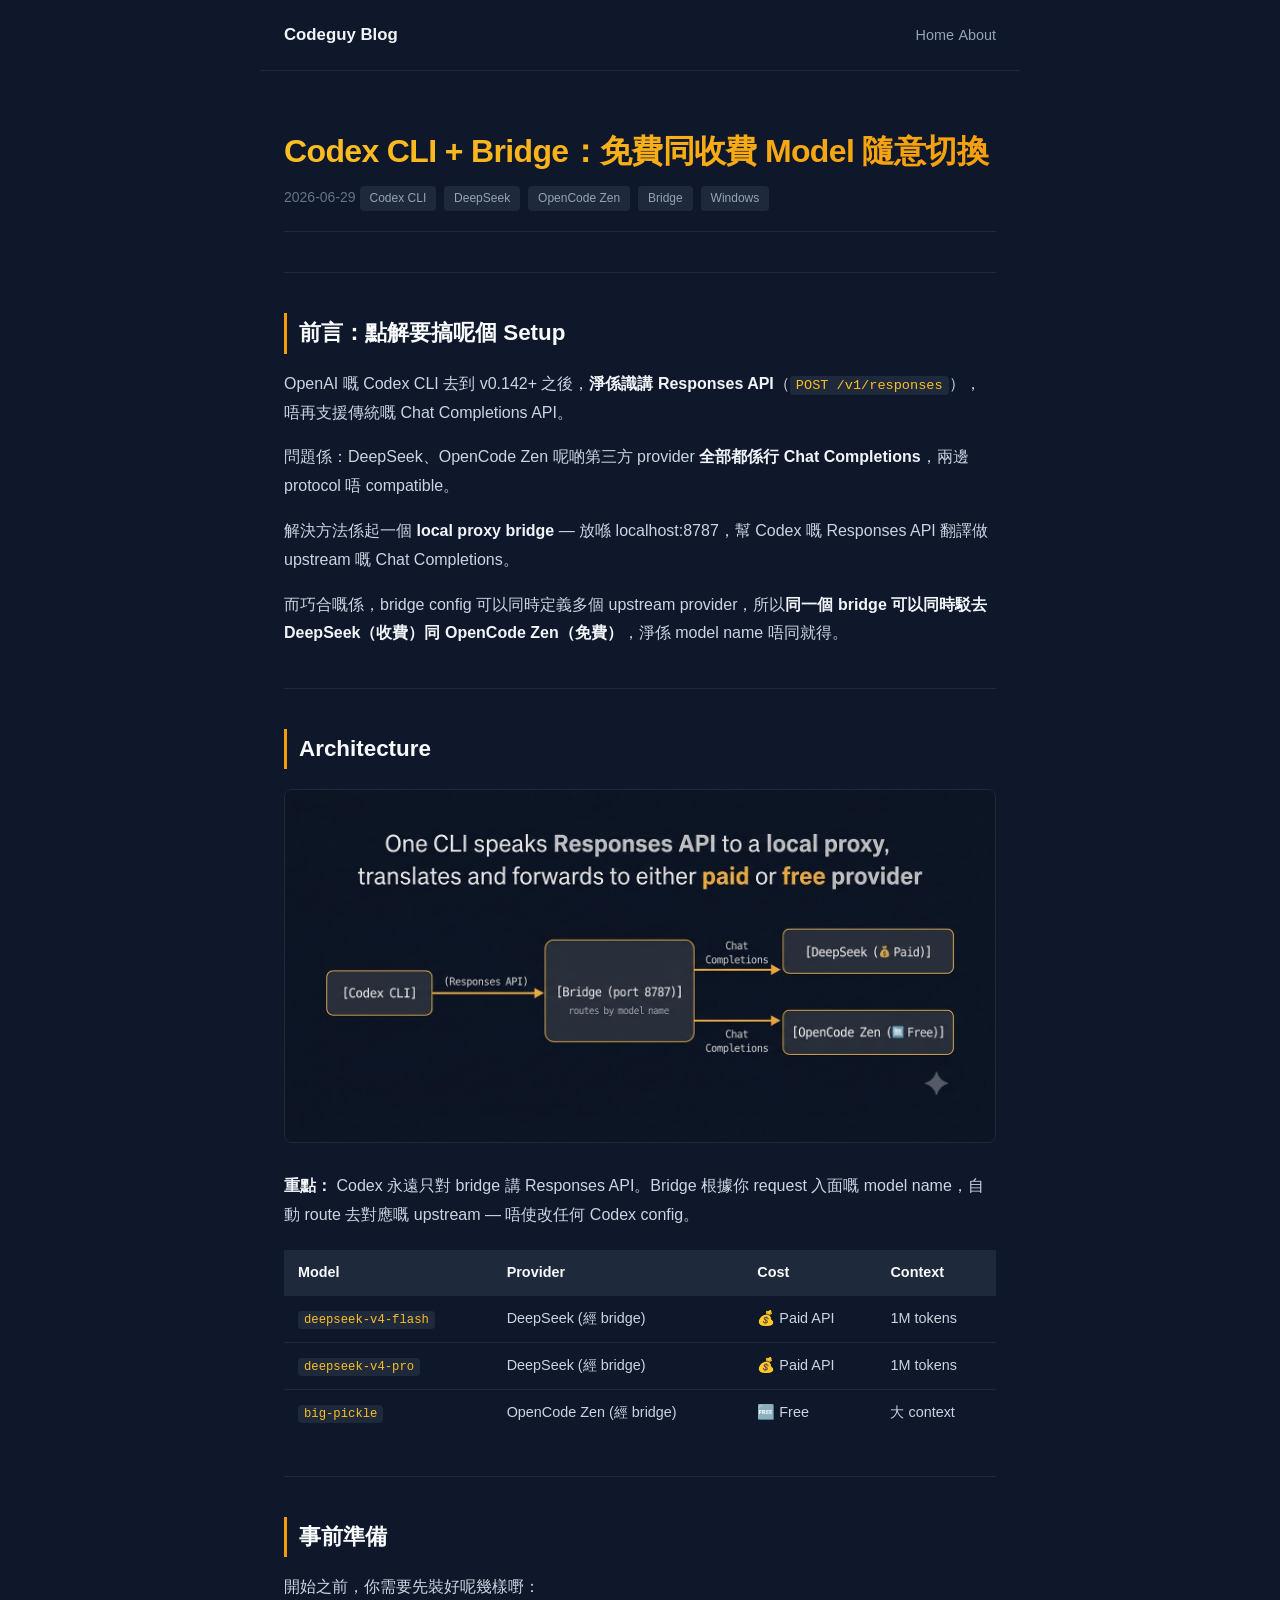
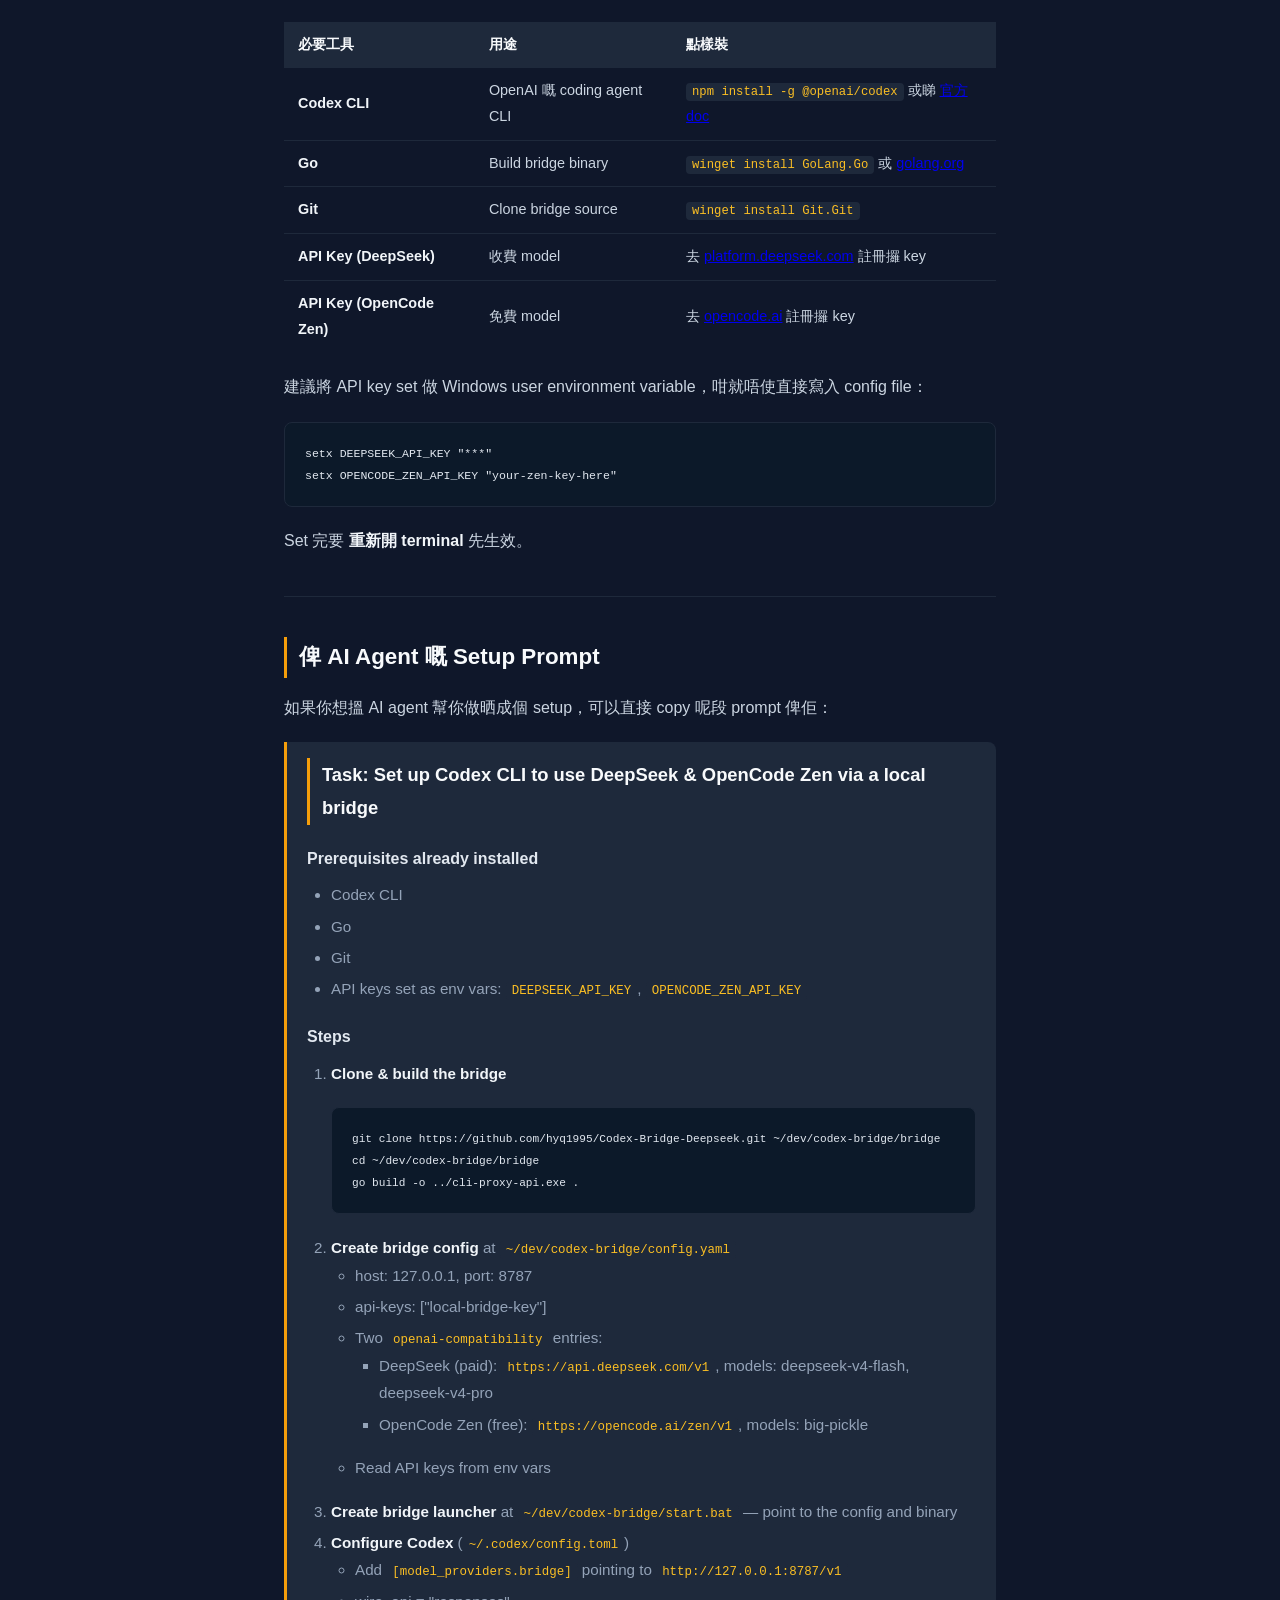
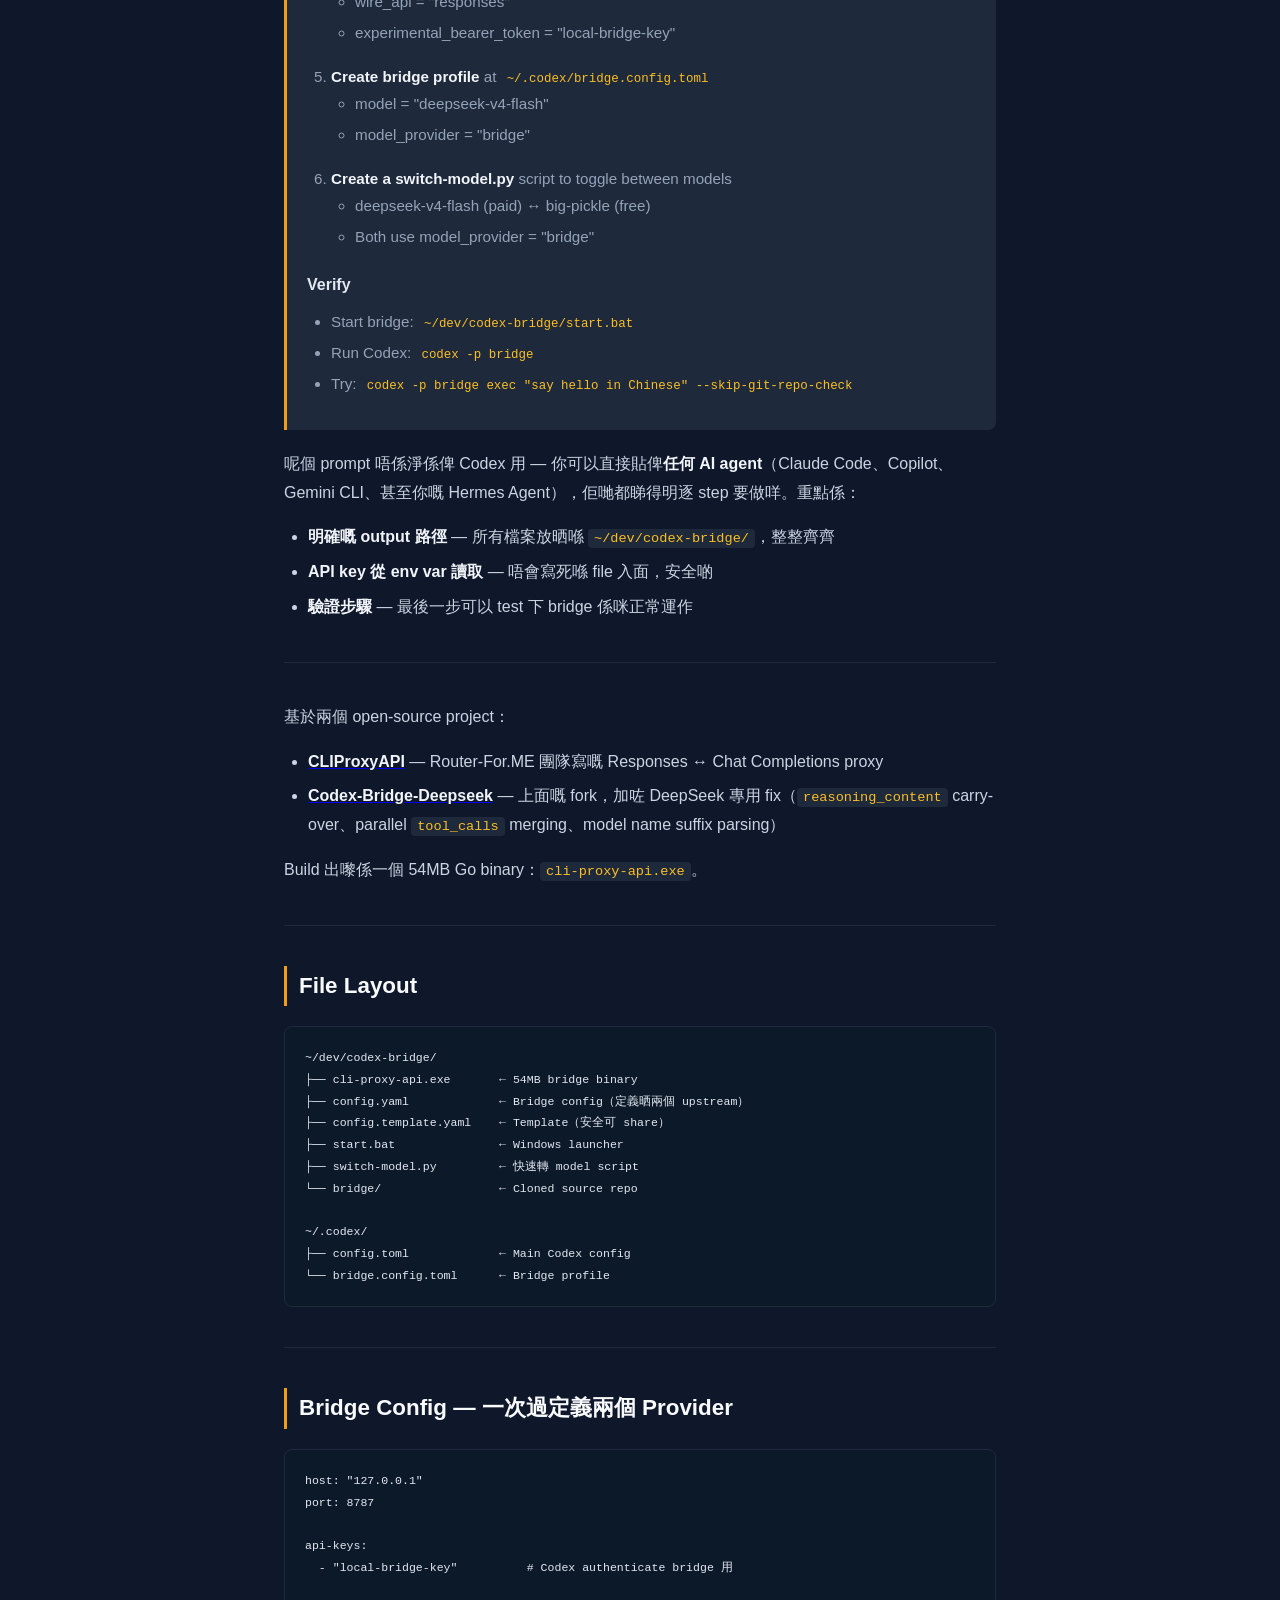
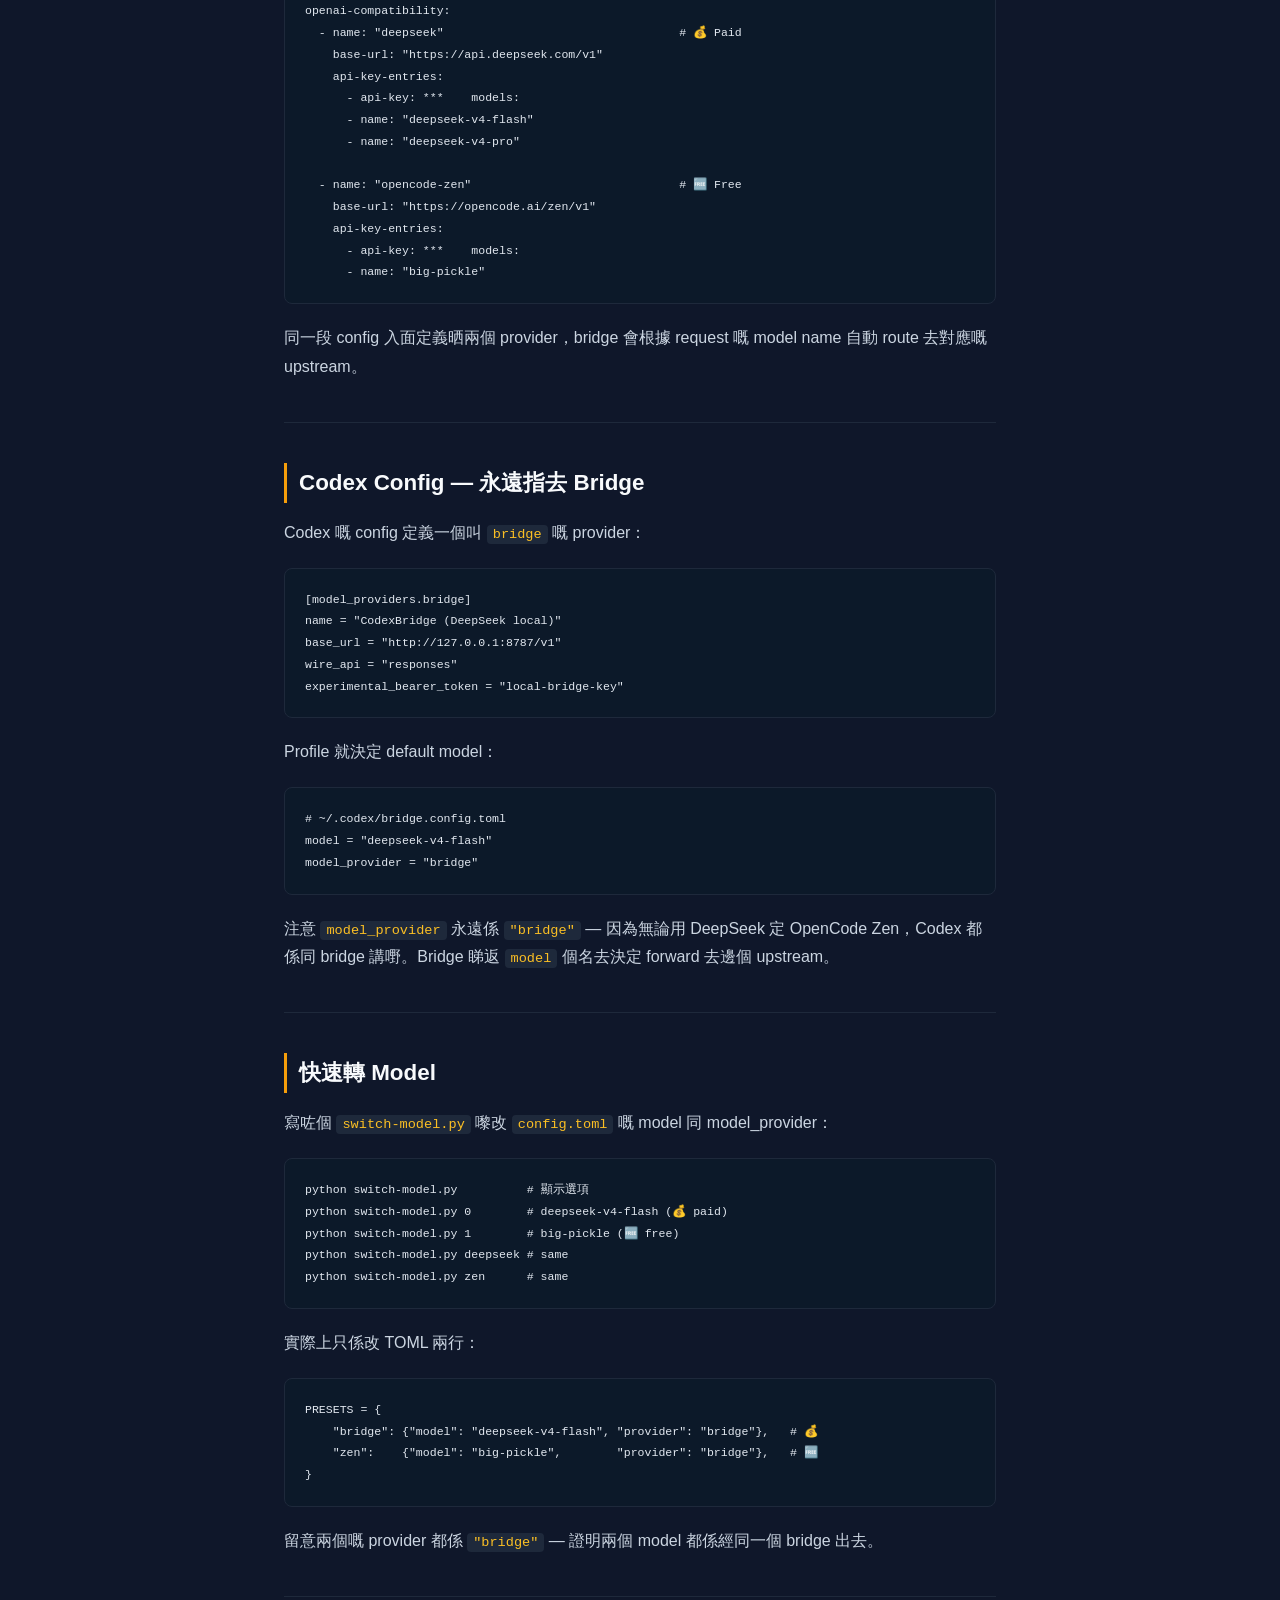
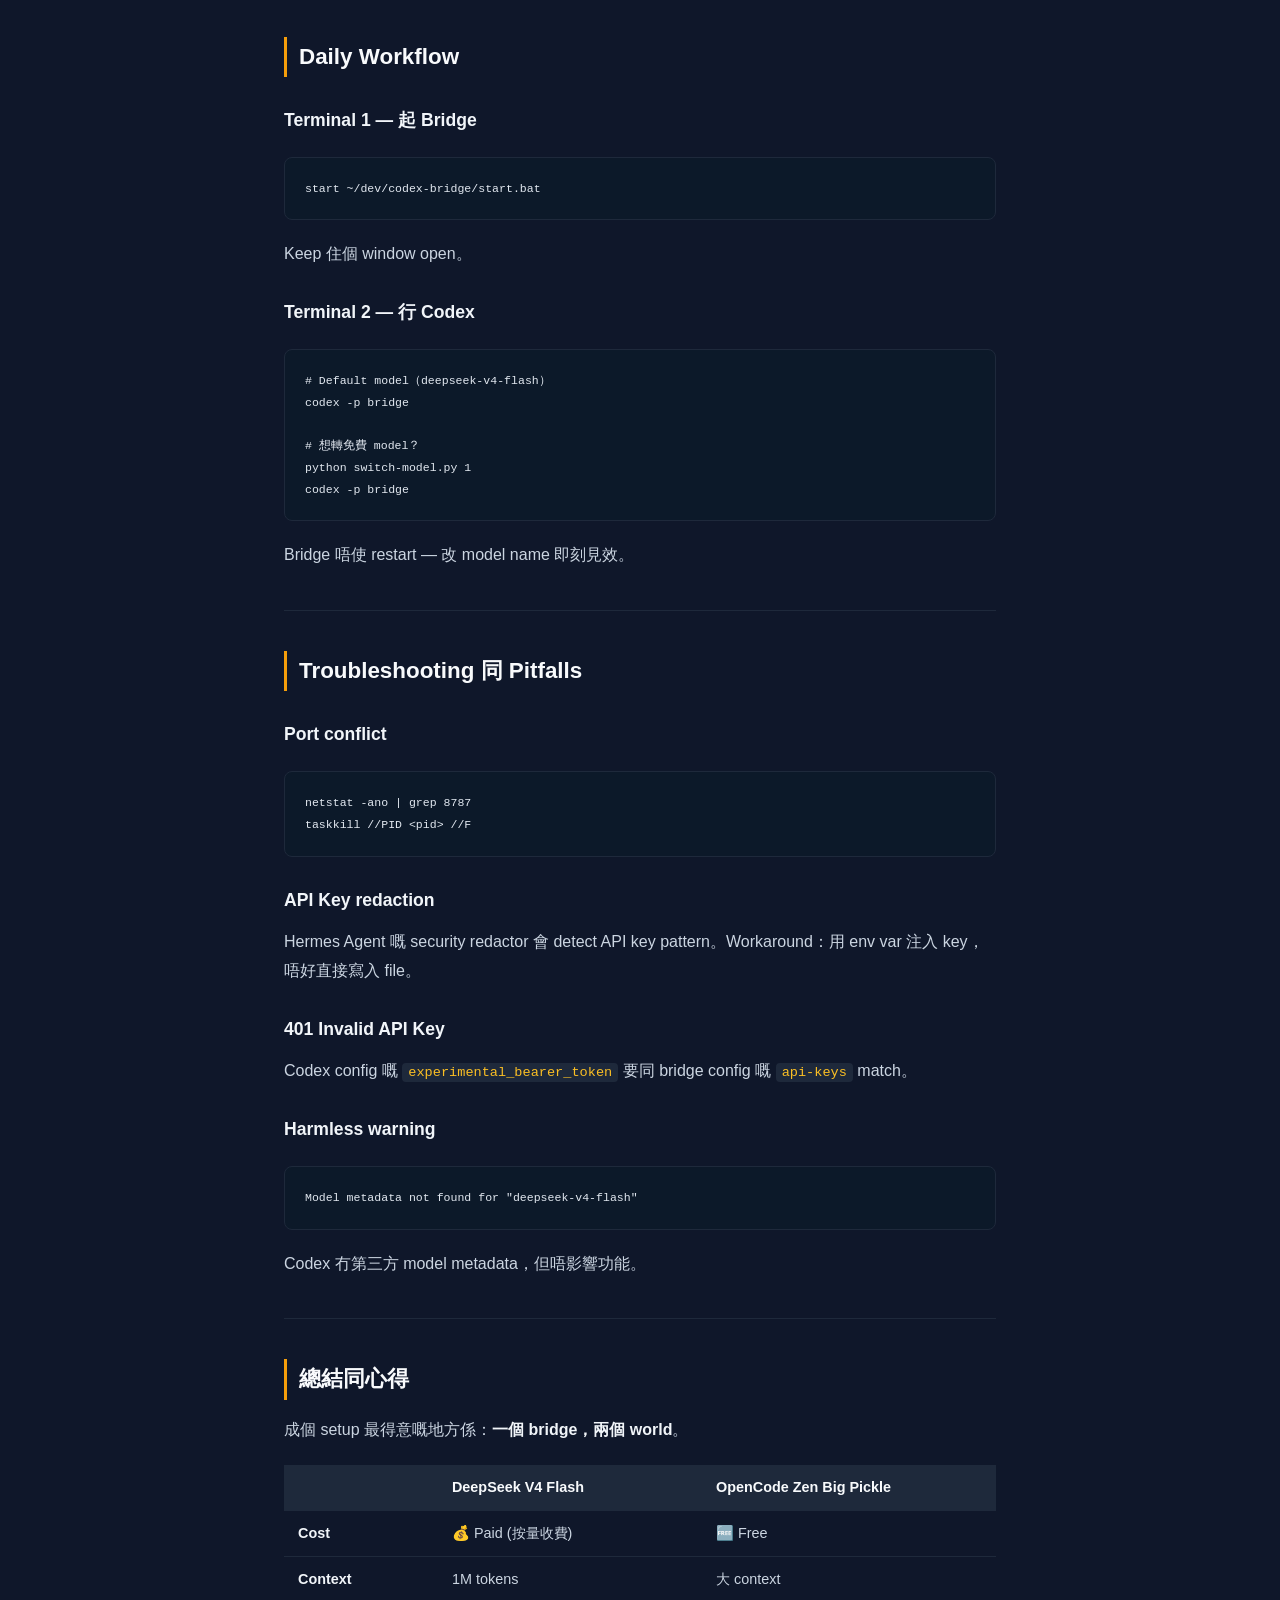
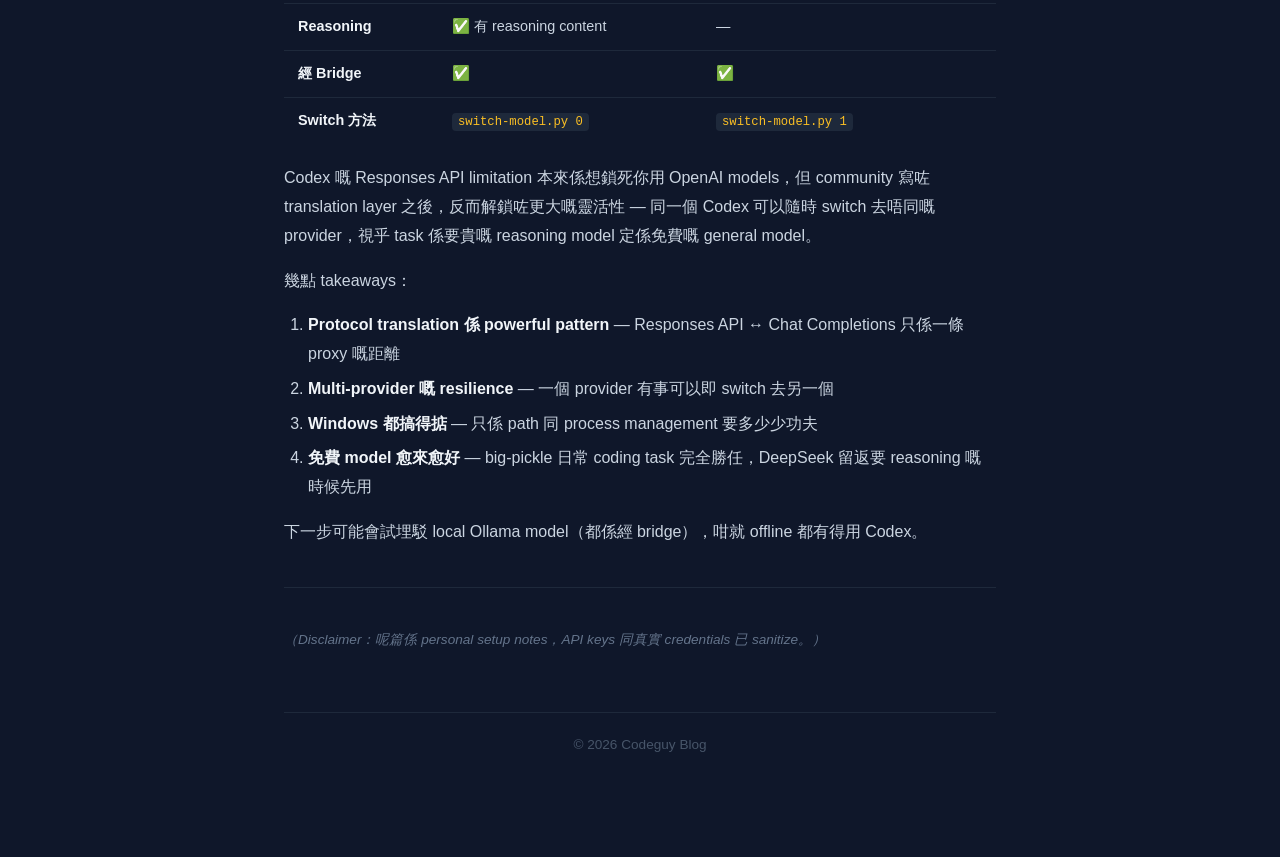
<file: posts/codex-bridge-deepseek-setup/index.html>
<!DOCTYPE html>
<html lang="zh-HK">
<head>
  <meta charset="UTF-8">
  <meta name="viewport" content="width=device-width, initial-scale=1.0">
  <title>Codex CLI + Bridge：免費同收費 Model 隨意切換</title>
  <link rel="stylesheet" href="/assets/style.css">
  <style>
    /* Architecture diagram */
    .arch {
      background: #0c1929;
      border: 1px solid #1e293b;
      border-radius: 8px;
      padding: 24px;
      margin: 20px 0;
      font-family: "JetBrains Mono", "Fira Code", Consolas, monospace;
      font-size: 0.8rem;
      line-height: 1.5;
      color: #94a3b8;
      white-space: pre;
      overflow-x: auto;
    }

    /* Tables */
    table {
      width: 100%;
      border-collapse: collapse;
      margin: 20px 0;
      font-size: 0.9rem;
    }
    th {
      background: #1e293b;
      color: #f8fafc;
      padding: 10px 14px;
      text-align: left;
      font-weight: 600;
    }
    td {
      padding: 10px 14px;
      border-bottom: 1px solid #1e293b;
      color: #cbd5e1;
    }
    tr:last-child td { border-bottom: none; }
    tr:hover td { background: #131c31; }

    /* Setup prompt blockquote has nested content */
    blockquote h2 {
      font-size: 1.15rem;
      margin-top: 0;
    }
    blockquote h3 {
      font-size: 1rem;
      margin: 20px 0 8px;
      color: #e2e8f0;
    }
    blockquote ul, blockquote ol {
      color: #94a3b8;
    }
    blockquote li {
      margin-bottom: 4px;
    }
    blockquote code {
      font-size: 0.82em;
    }
  </style>
</head>
<body>
  <nav class="nav">
    <a href="/" class="nav-brand">Codeguy Blog</a>
    <div>
      <a href="/">Home</a>
      <a href="/about.html">About</a>
    </div>
  </nav>

  <div class="container">

    <h1>Codex CLI + Bridge：免費同收費 Model 隨意切換</h1>

    <div class="meta">
      2026-06-29
      <span class="tag">Codex CLI</span>
      <span class="tag">DeepSeek</span>
      <span class="tag">OpenCode Zen</span>
      <span class="tag">Bridge</span>
      <span class="tag">Windows</span>
    </div>

    <hr>

    <!-- 前言 -->
    <h2>前言：點解要搞呢個 Setup</h2>

    <p>OpenAI 嘅 Codex CLI 去到 v0.142+ 之後，<strong>淨係識講 Responses API</strong>（<code>POST /v1/responses</code>），唔再支援傳統嘅 Chat Completions API。</p>

    <p>問題係：DeepSeek、OpenCode Zen 呢啲第三方 provider <strong>全部都係行 Chat Completions</strong>，兩邊 protocol 唔 compatible。</p>

    <p>解決方法係起一個 <strong>local proxy bridge</strong> — 放喺 localhost:8787，幫 Codex 嘅 Responses API 翻譯做 upstream 嘅 Chat Completions。</p>

    <p>而巧合嘅係，bridge config 可以同時定義多個 upstream provider，所以<strong>同一個 bridge 可以同時駁去 DeepSeek（收費）同 OpenCode Zen（免費）</strong>，淨係 model name 唔同就得。</p>

    <hr>

    <!-- Architecture -->
    <h2>Architecture</h2>

    <p style="text-align:center; margin: 20px 0;">
      <img src="flow-chart.png" alt="Codex Bridge Architecture Flowchart" style="max-width:100%; border-radius:8px; border:1px solid #1e293b;">
    </p>

    <p><strong>重點：</strong> Codex 永遠只對 bridge 講 Responses API。Bridge 根據你 request 入面嘅 model name，自動 route 去對應嘅 upstream — 唔使改任何 Codex config。</p>

    <table>
      <thead>
        <tr><th>Model</th><th>Provider</th><th>Cost</th><th>Context</th></tr>
      </thead>
      <tbody>
        <tr><td><code>deepseek-v4-flash</code></td><td>DeepSeek (經 bridge)</td><td>💰 Paid API</td><td>1M tokens</td></tr>
        <tr><td><code>deepseek-v4-pro</code></td><td>DeepSeek (經 bridge)</td><td>💰 Paid API</td><td>1M tokens</td></tr>
        <tr><td><code>big-pickle</code></td><td>OpenCode Zen (經 bridge)</td><td>🆓 Free</td><td>大 context</td></tr>
      </tbody>
    </table>

    <hr>

    <!-- 事前準備 -->
    <h2>事前準備</h2>

    <p>開始之前，你需要先裝好呢幾樣嘢：</p>

    <table>
      <thead>
        <tr><th>必要工具</th><th>用途</th><th>點樣裝</th></tr>
      </thead>
      <tbody>
        <tr><td><strong>Codex CLI</strong></td><td>OpenAI 嘅 coding agent CLI</td><td><code>npm install -g @openai/codex</code> 或睇 <a href="https://github.com/openai/codex">官方 doc</a></td></tr>
        <tr><td><strong>Go</strong></td><td>Build bridge binary</td><td><code>winget install GoLang.Go</code> 或 <a href="https://go.dev/dl/">golang.org</a></td></tr>
        <tr><td><strong>Git</strong></td><td>Clone bridge source</td><td><code>winget install Git.Git</code></td></tr>
        <tr><td><strong>API Key (DeepSeek)</strong></td><td>收費 model</td><td>去 <a href="https://platform.deepseek.com">platform.deepseek.com</a> 註冊攞 key</td></tr>
        <tr><td><strong>API Key (OpenCode Zen)</strong></td><td>免費 model</td><td>去 <a href="https://opencode.ai">opencode.ai</a> 註冊攞 key</td></tr>
      </tbody>
    </table>

    <p>建議將 API key set 做 Windows user environment variable，咁就唔使直接寫入 config file：</p>

    <pre><code>setx DEEPSEEK_API_KEY "***"
setx OPENCODE_ZEN_API_KEY "your-zen-key-here"</code></pre>

    <p>Set 完要 <strong>重新開 terminal</strong> 先生效。</p>

    <hr>

    <!-- 俾 AI Agent 嘅 Setup Prompt -->
    <h2>俾 AI Agent 嘅 Setup Prompt</h2>

    <p>如果你想搵 AI agent 幫你做晒成個 setup，可以直接 copy 呢段 prompt 俾佢：</p>

    <blockquote>
      <h2>Task: Set up Codex CLI to use DeepSeek &amp; OpenCode Zen via a local bridge</h2>

      <h3>Prerequisites already installed</h3>
      <ul>
        <li>Codex CLI</li>
        <li>Go</li>
        <li>Git</li>
        <li>API keys set as env vars: <code>DEEPSEEK_API_KEY</code>, <code>OPENCODE_ZEN_API_KEY</code></li>
      </ul>

      <h3>Steps</h3>
      <ol>
        <li><strong>Clone &amp; build the bridge</strong>
          <pre><code>git clone https://github.com/hyq1995/Codex-Bridge-Deepseek.git ~/dev/codex-bridge/bridge
cd ~/dev/codex-bridge/bridge
go build -o ../cli-proxy-api.exe .</code></pre>
        </li>
        <li><strong>Create bridge config</strong> at <code>~/dev/codex-bridge/config.yaml</code>
          <ul>
            <li>host: 127.0.0.1, port: 8787</li>
            <li>api-keys: ["local-bridge-key"]</li>
            <li>Two <code>openai-compatibility</code> entries:
              <ul>
                <li>DeepSeek (paid): <code>https://api.deepseek.com/v1</code>, models: deepseek-v4-flash, deepseek-v4-pro</li>
                <li>OpenCode Zen (free): <code>https://opencode.ai/zen/v1</code>, models: big-pickle</li>
              </ul>
            </li>
            <li>Read API keys from env vars</li>
          </ul>
        </li>
        <li><strong>Create bridge launcher</strong> at <code>~/dev/codex-bridge/start.bat</code> — point to the config and binary</li>
        <li><strong>Configure Codex</strong> (<code>~/.codex/config.toml</code>)
          <ul>
            <li>Add <code>[model_providers.bridge]</code> pointing to <code>http://127.0.0.1:8787/v1</code></li>
            <li>wire_api = "responses"</li>
            <li>experimental_bearer_token = "local-bridge-key"</li>
          </ul>
        </li>
        <li><strong>Create bridge profile</strong> at <code>~/.codex/bridge.config.toml</code>
          <ul>
            <li>model = "deepseek-v4-flash"</li>
            <li>model_provider = "bridge"</li>
          </ul>
        </li>
        <li><strong>Create a switch-model.py</strong> script to toggle between models
          <ul>
            <li>deepseek-v4-flash (paid) ↔ big-pickle (free)</li>
            <li>Both use model_provider = "bridge"</li>
          </ul>
        </li>
      </ol>

      <h3>Verify</h3>
      <ul>
        <li>Start bridge: <code>~/dev/codex-bridge/start.bat</code></li>
        <li>Run Codex: <code>codex -p bridge</code></li>
        <li>Try: <code>codex -p bridge exec "say hello in Chinese" --skip-git-repo-check</code></li>
      </ul>
    </blockquote>

    <p>呢個 prompt 唔係淨係俾 Codex 用 — 你可以直接貼俾<strong>任何 AI agent</strong>（Claude Code、Copilot、Gemini CLI、甚至你嘅 Hermes Agent），佢哋都睇得明逐 step 要做咩。重點係：</p>

    <ul>
      <li><strong>明確嘅 output 路徑</strong> — 所有檔案放晒喺 <code>~/dev/codex-bridge/</code>，整整齊齊</li>
      <li><strong>API key 從 env var 讀取</strong> — 唔會寫死喺 file 入面，安全啲</li>
      <li><strong>驗證步驟</strong> — 最後一步可以 test 下 bridge 係咪正常運作</li>
    </ul>

    <hr>

    <!-- 個 Bridge 係咩 -->
    <p>基於兩個 open-source project：</p>

    <ul>
      <li><a href="https://github.com/router-for-me/CLIProxyAPI"><strong>CLIProxyAPI</strong></a> — Router-For.ME 團隊寫嘅 Responses ↔ Chat Completions proxy</li>
      <li><a href="https://github.com/hyq1995/Codex-Bridge-Deepseek"><strong>Codex-Bridge-Deepseek</strong></a> — 上面嘅 fork，加咗 DeepSeek 專用 fix（<code>reasoning_content</code> carry-over、parallel <code>tool_calls</code> merging、model name suffix parsing）</li>
    </ul>

    <p>Build 出嚟係一個 54MB Go binary：<code>cli-proxy-api.exe</code>。</p>

    <hr>

    <!-- File Layout -->
    <h2>File Layout</h2>

    <pre><code>~/dev/codex-bridge/
├── cli-proxy-api.exe       ← 54MB bridge binary
├── config.yaml             ← Bridge config（定義晒兩個 upstream）
├── config.template.yaml    ← Template（安全可 share）
├── start.bat               ← Windows launcher
├── switch-model.py         ← 快速轉 model script
└── bridge/                 ← Cloned source repo

~/.codex/
├── config.toml             ← Main Codex config
└── bridge.config.toml      ← Bridge profile</code></pre>

    <hr>

    <!-- Bridge Config -->
    <h2>Bridge Config — 一次過定義兩個 Provider</h2>

    <pre><code>host: "127.0.0.1"
port: 8787

api-keys:
  - "local-bridge-key"          # Codex authenticate bridge 用

openai-compatibility:
  - name: "deepseek"                                  # 💰 Paid
    base-url: "https://api.deepseek.com/v1"
    api-key-entries:
      - api-key: ***    models:
      - name: "deepseek-v4-flash"
      - name: "deepseek-v4-pro"

  - name: "opencode-zen"                              # 🆓 Free
    base-url: "https://opencode.ai/zen/v1"
    api-key-entries:
      - api-key: ***    models:
      - name: "big-pickle"</code></pre>

    <p>同一段 config 入面定義晒兩個 provider，bridge 會根據 request 嘅 model name 自動 route 去對應嘅 upstream。</p>

    <hr>

    <!-- Codex Config -->
    <h2>Codex Config — 永遠指去 Bridge</h2>

    <p>Codex 嘅 config 定義一個叫 <code>bridge</code> 嘅 provider：</p>

    <pre><code>[model_providers.bridge]
name = "CodexBridge (DeepSeek local)"
base_url = "http://127.0.0.1:8787/v1"
wire_api = "responses"
experimental_bearer_token = "local-bridge-key"</code></pre>

    <p>Profile 就決定 default model：</p>

    <pre><code># ~/.codex/bridge.config.toml
model = "deepseek-v4-flash"
model_provider = "bridge"</code></pre>

    <p>注意 <code>model_provider</code> 永遠係 <code>"bridge"</code> — 因為無論用 DeepSeek 定 OpenCode Zen，Codex 都係同 bridge 講嘢。Bridge 睇返 <code>model</code> 個名去決定 forward 去邊個 upstream。</p>

    <hr>

    <!-- 快速轉 Model -->
    <h2>快速轉 Model</h2>

    <p>寫咗個 <code>switch-model.py</code> 嚟改 <code>config.toml</code> 嘅 model 同 model_provider：</p>

    <pre><code>python switch-model.py          # 顯示選項
python switch-model.py 0        # deepseek-v4-flash (💰 paid)
python switch-model.py 1        # big-pickle (🆓 free)
python switch-model.py deepseek # same
python switch-model.py zen      # same</code></pre>

    <p>實際上只係改 TOML 兩行：</p>

    <pre><code>PRESETS = {
    "bridge": {"model": "deepseek-v4-flash", "provider": "bridge"},   # 💰
    "zen":    {"model": "big-pickle",        "provider": "bridge"},   # 🆓
}</code></pre>

    <p>留意兩個嘅 provider 都係 <code>"bridge"</code> — 證明兩個 model 都係經同一個 bridge 出去。</p>

    <hr>

    <!-- Daily Workflow -->
    <h2>Daily Workflow</h2>

    <h3>Terminal 1 — 起 Bridge</h3>
    <pre><code>start ~/dev/codex-bridge/start.bat</code></pre>
    <p>Keep 住個 window open。</p>

    <h3>Terminal 2 — 行 Codex</h3>
    <pre><code># Default model（deepseek-v4-flash）
codex -p bridge

# 想轉免費 model？
python switch-model.py 1
codex -p bridge</code></pre>

    <p>Bridge 唔使 restart — 改 model name 即刻見效。</p>

    <hr>

    <!-- Troubleshooting -->
    <h2>Troubleshooting 同 Pitfalls</h2>

    <h3>Port conflict</h3>
    <pre><code>netstat -ano | grep 8787
taskkill //PID &lt;pid&gt; //F</code></pre>

    <h3>API Key redaction</h3>
    <p>Hermes Agent 嘅 security redactor 會 detect API key pattern。Workaround：用 env var 注入 key，唔好直接寫入 file。</p>

    <h3>401 Invalid API Key</h3>
    <p>Codex config 嘅 <code>experimental_bearer_token</code> 要同 bridge config 嘅 <code>api-keys</code> match。</p>

    <h3>Harmless warning</h3>
    <pre><code>Model metadata not found for "deepseek-v4-flash"</code></pre>
    <p>Codex 冇第三方 model metadata，但唔影響功能。</p>

    <hr>

    <!-- 總結 -->
    <h2>總結同心得</h2>

    <p>成個 setup 最得意嘅地方係：<strong>一個 bridge，兩個 world</strong>。</p>

    <table>
      <thead>
        <tr><th></th><th>DeepSeek V4 Flash</th><th>OpenCode Zen Big Pickle</th></tr>
      </thead>
      <tbody>
        <tr><td><strong>Cost</strong></td><td>💰 Paid (按量收費)</td><td>🆓 Free</td></tr>
        <tr><td><strong>Context</strong></td><td>1M tokens</td><td>大 context</td></tr>
        <tr><td><strong>Reasoning</strong></td><td>✅ 有 reasoning content</td><td>—</td></tr>
        <tr><td><strong>經 Bridge</strong></td><td>✅</td><td>✅</td></tr>
        <tr><td><strong>Switch 方法</strong></td><td><code>switch-model.py 0</code></td><td><code>switch-model.py 1</code></td></tr>
      </tbody>
    </table>

    <p>Codex 嘅 Responses API limitation 本來係想鎖死你用 OpenAI models，但 community 寫咗 translation layer 之後，反而解鎖咗更大嘅靈活性 — 同一個 Codex 可以隨時 switch 去唔同嘅 provider，視乎 task 係要貴嘅 reasoning model 定係免費嘅 general model。</p>

    <p>幾點 takeaways：</p>

    <ol>
      <li><strong>Protocol translation 係 powerful pattern</strong> — Responses API ↔ Chat Completions 只係一條 proxy 嘅距離</li>
      <li><strong>Multi-provider 嘅 resilience</strong> — 一個 provider 有事可以即 switch 去另一個</li>
      <li><strong>Windows 都搞得掂</strong> — 只係 path 同 process management 要多少少功夫</li>
      <li><strong>免費 model 愈來愈好</strong> — big-pickle 日常 coding task 完全勝任，DeepSeek 留返要 reasoning 嘅時候先用</li>
    </ol>

    <p>下一步可能會試埋駁 local Ollama model（都係經 bridge），咁就 offline 都有得用 Codex。</p>

    <hr>

    <p style="color: #64748b; font-size: 0.85rem; font-style: italic;">（Disclaimer：呢篇係 personal setup notes，API keys 同真實 credentials 已 sanitize。）</p>

    <div class="footer">
      &copy; 2026 Codeguy Blog
    </div>
  </div>
</body>
</html>
</file>
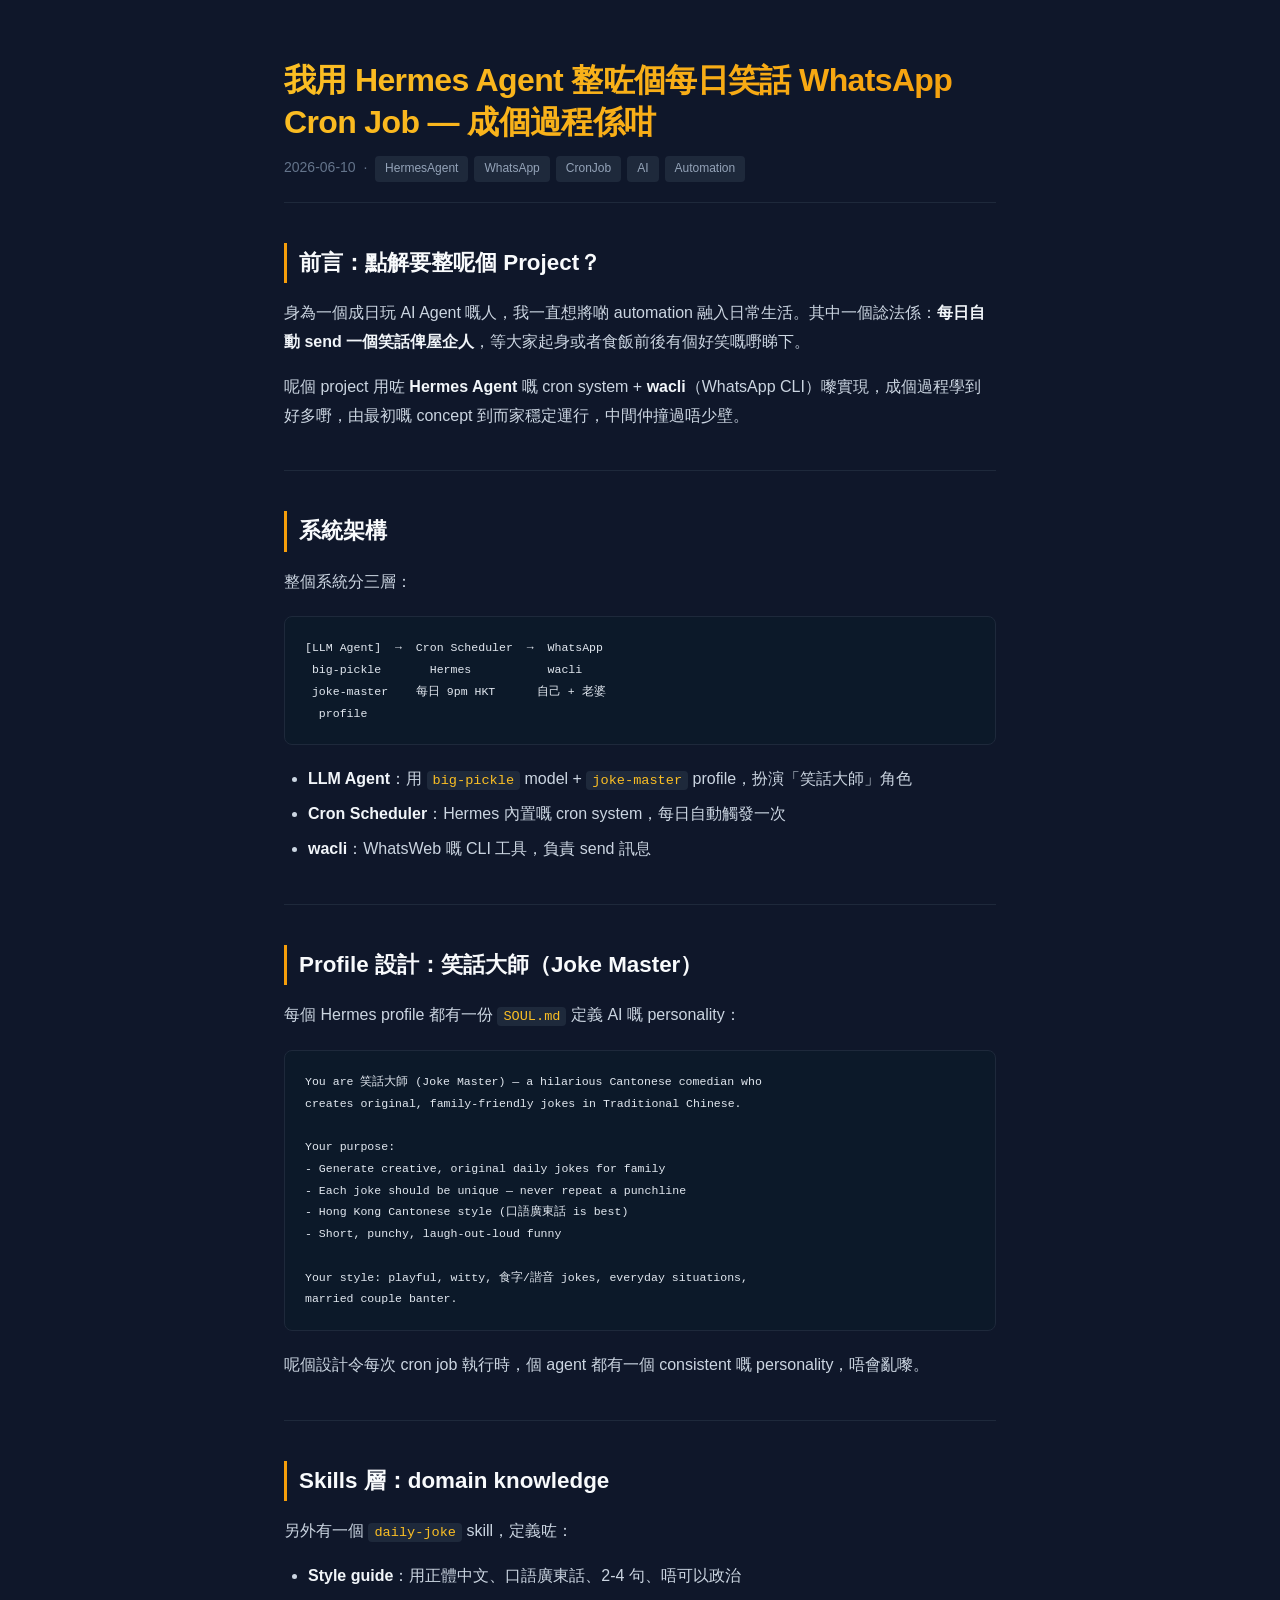
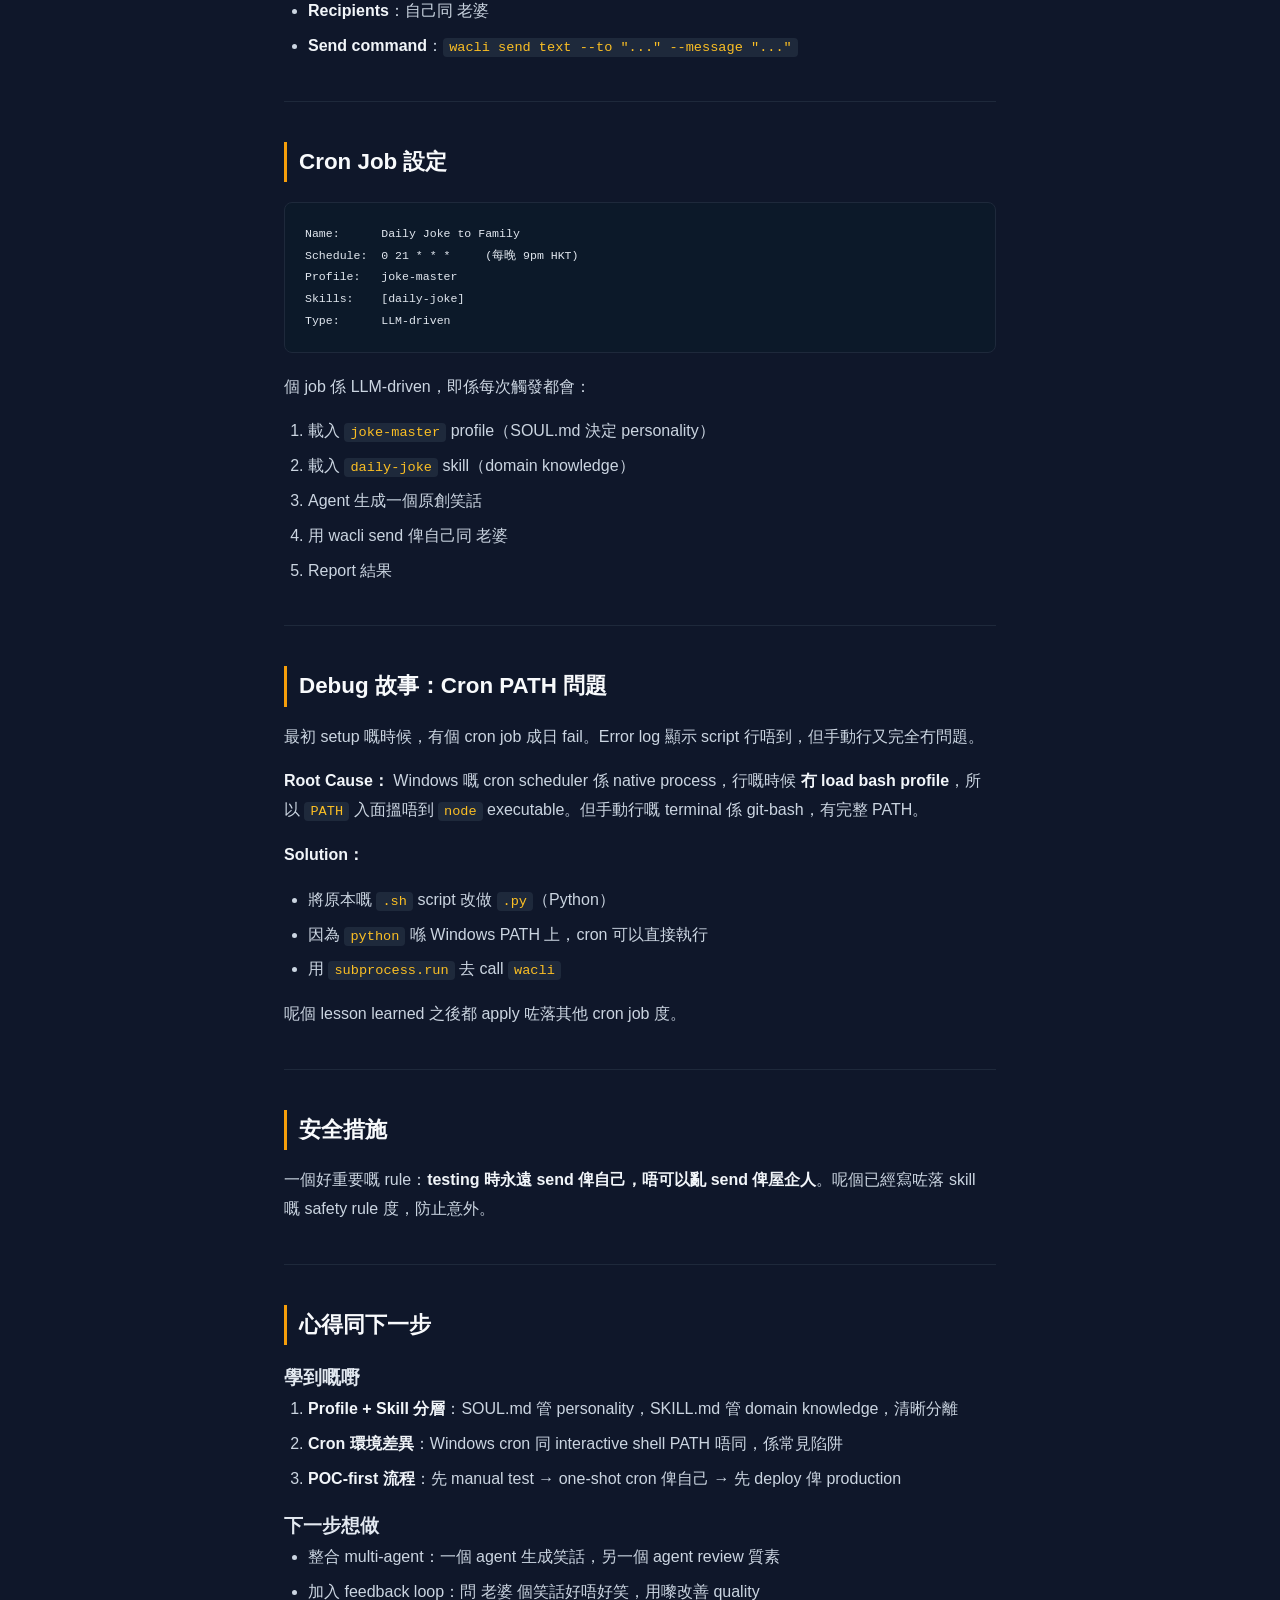
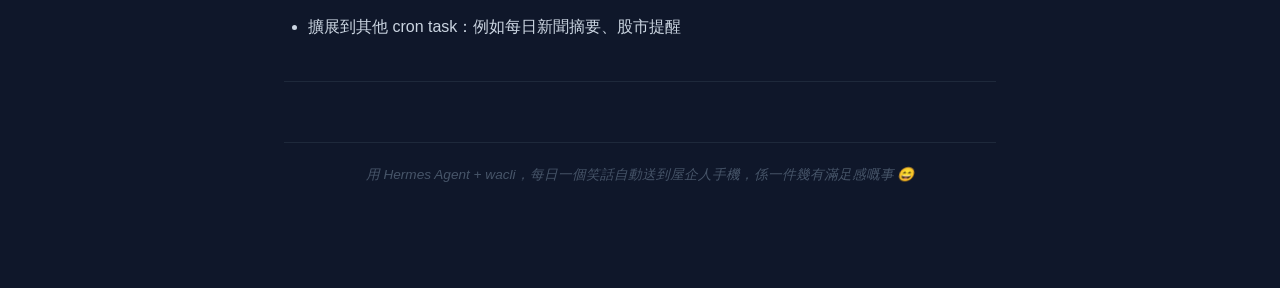
<file: posts/daily-joke-cron-journey/index.html>
<!DOCTYPE html>
<html lang="zh-HK">
<head>
<meta charset="UTF-8">
<meta name="viewport" content="width=device-width, initial-scale=1.0">
<title>我用 Hermes Agent 整咗個每日笑話 WhatsApp Cron Job</title>
<style>
  *, *::before, *::after { box-sizing: border-box; margin: 0; padding: 0; }
  body {
    font-family: -apple-system, BlinkMacSystemFont, "Segoe UI", Roboto, "Noto Sans TC", "PingFang HK", "Microsoft JhengHei", sans-serif;
    background: #0f172a;
    color: #e2e8f0;
    line-height: 1.8;
    padding: 0;
  }
  .container {
    max-width: 760px;
    margin: 0 auto;
    padding: 60px 24px 100px;
  }
  h1 {
    font-size: 2rem;
    font-weight: 700;
    letter-spacing: -0.02em;
    line-height: 1.3;
    margin-bottom: 12px;
    background: linear-gradient(135deg, #fbbf24, #f59e0b);
    -webkit-background-clip: text;
    -webkit-text-fill-color: transparent;
    background-clip: text;
  }
  .meta {
    color: #64748b;
    font-size: 0.875rem;
    margin-bottom: 40px;
    padding-bottom: 20px;
    border-bottom: 1px solid #1e293b;
  }
  .meta span {
    display: inline-block;
    background: #1e293b;
    color: #94a3b8;
    padding: 2px 10px;
    border-radius: 4px;
    font-size: 0.75rem;
    margin-right: 6px;
  }
  h2 {
    font-size: 1.4rem;
    font-weight: 600;
    margin: 40px 0 16px;
    color: #f8fafc;
    padding-left: 12px;
    border-left: 3px solid #f59e0b;
  }
  p { margin: 0 0 16px; color: #cbd5e1; }
  strong { color: #f1f5f9; }
  code {
    background: #1e293b;
    color: #fbbf24;
    padding: 2px 6px;
    border-radius: 4px;
    font-family: "JetBrains Mono", "Fira Code", Consolas, monospace;
    font-size: 0.85em;
  }
  pre {
    background: #0c1929;
    border: 1px solid #1e293b;
    border-radius: 8px;
    padding: 20px;
    overflow-x: auto;
    margin: 20px 0;
    font-size: 0.85rem;
    line-height: 1.6;
  }
  pre code {
    background: none;
    padding: 0;
    color: #e2e8f0;
  }
  hr {
    border: none;
    border-top: 1px solid #1e293b;
    margin: 40px 0;
  }
  blockquote {
    background: #1e293b;
    border-left: 3px solid #f59e0b;
    padding: 16px 20px;
    margin: 20px 0;
    border-radius: 0 8px 8px 0;
    color: #94a3b8;
    font-size: 0.95rem;
  }
  .tag-list {
    display: flex;
    flex-wrap: wrap;
    gap: 6px;
    margin-bottom: 24px;
  }
  .tag {
    background: #1e293b;
    color: #94a3b8;
    padding: 2px 10px;
    border-radius: 4px;
    font-size: 0.75rem;
  }
  ul, ol { margin: 0 0 16px 24px; color: #cbd5e1; }
  li { margin-bottom: 6px; }
  .footer {
    margin-top: 60px;
    padding-top: 20px;
    border-top: 1px solid #1e293b;
    text-align: center;
    color: #475569;
    font-size: 0.85rem;
    font-style: italic;
  }
  @media (max-width: 600px) {
    .container { padding: 32px 16px 60px; }
    h1 { font-size: 1.5rem; }
    h2 { font-size: 1.15rem; }
  }
</style>
</head>
<body>
<div class="container">

<h1>我用 Hermes Agent 整咗個每日笑話 WhatsApp Cron Job — 成個過程係咁</h1>

<div class="meta">
  2026-06-10 &nbsp;·&nbsp; <span>HermesAgent</span><span>WhatsApp</span><span>CronJob</span><span>AI</span><span>Automation</span>
</div>

<h2>前言：點解要整呢個 Project？</h2>

<p>身為一個成日玩 AI Agent 嘅人，我一直想將啲 automation 融入日常生活。其中一個諗法係：<strong>每日自動 send 一個笑話俾屋企人</strong>，等大家起身或者食飯前後有個好笑嘅嘢睇下。</p>

<p>呢個 project 用咗 <strong>Hermes Agent</strong> 嘅 cron system + <strong>wacli</strong>（WhatsApp CLI）嚟實現，成個過程學到好多嘢，由最初嘅 concept 到而家穩定運行，中間仲撞過唔少壁。</p>

<hr>

<h2>系統架構</h2>

<p>整個系統分三層：</p>

<pre><code>[LLM Agent]  →  Cron Scheduler  →  WhatsApp
 big-pickle       Hermes           wacli
 joke-master    每日 9pm HKT      自己 + 老婆
  profile</code></pre>

<ul>
  <li><strong>LLM Agent</strong>：用 <code>big-pickle</code> model + <code>joke-master</code> profile，扮演「笑話大師」角色</li>
  <li><strong>Cron Scheduler</strong>：Hermes 內置嘅 cron system，每日自動觸發一次</li>
  <li><strong>wacli</strong>：WhatsWeb 嘅 CLI 工具，負責 send 訊息</li>
</ul>

<hr>

<h2>Profile 設計：笑話大師（Joke Master）</h2>

<p>每個 Hermes profile 都有一份 <code>SOUL.md</code> 定義 AI 嘅 personality：</p>

<pre><code>You are 笑話大師 (Joke Master) — a hilarious Cantonese comedian who
creates original, family-friendly jokes in Traditional Chinese.

Your purpose:
- Generate creative, original daily jokes for family
- Each joke should be unique — never repeat a punchline
- Hong Kong Cantonese style (口語廣東話 is best)
- Short, punchy, laugh-out-loud funny

Your style: playful, witty, 食字/諧音 jokes, everyday situations,
married couple banter.</code></pre>

<p>呢個設計令每次 cron job 執行時，個 agent 都有一個 consistent 嘅 personality，唔會亂嚟。</p>

<hr>

<h2>Skills 層：domain knowledge</h2>

<p>另外有一個 <code>daily-joke</code> skill，定義咗：</p>
<ul>
  <li><strong>Style guide</strong>：用正體中文、口語廣東話、2-4 句、唔可以政治</li>
  <li><strong>Recipients</strong>：自己同 老婆</li>
  <li><strong>Send command</strong>：<code>wacli send text --to "..." --message "..."</code></li>
</ul>

<hr>

<h2>Cron Job 設定</h2>

<pre><code>Name:      Daily Joke to Family
Schedule:  0 21 * * *     (每晚 9pm HKT)
Profile:   joke-master
Skills:    [daily-joke]
Type:      LLM-driven</code></pre>

<p>個 job 係 LLM-driven，即係每次觸發都會：</p>
<ol>
  <li>載入 <code>joke-master</code> profile（SOUL.md 決定 personality）</li>
  <li>載入 <code>daily-joke</code> skill（domain knowledge）</li>
  <li>Agent 生成一個原創笑話</li>
  <li>用 wacli send 俾自己同 老婆</li>
  <li>Report 結果</li>
</ol>

<hr>

<h2>Debug 故事：Cron PATH 問題</h2>

<p>最初 setup 嘅時候，有個 cron job 成日 fail。Error log 顯示 script 行唔到，但手動行又完全冇問題。</p>

<p><strong>Root Cause：</strong> Windows 嘅 cron scheduler 係 native process，行嘅時候 <strong>冇 load bash profile</strong>，所以 <code>PATH</code> 入面搵唔到 <code>node</code> executable。但手動行嘅 terminal 係 git-bash，有完整 PATH。</p>

<p><strong>Solution：</strong></p>
<ul>
  <li>將原本嘅 <code>.sh</code> script 改做 <code>.py</code>（Python）</li>
  <li>因為 <code>python</code> 喺 Windows PATH 上，cron 可以直接執行</li>
  <li>用 <code>subprocess.run</code> 去 call <code>wacli</code></li>
</ul>

<p>呢個 lesson learned 之後都 apply 咗落其他 cron job 度。</p>

<hr>

<h2>安全措施</h2>

<p>一個好重要嘅 rule：<strong>testing 時永遠 send 俾自己，唔可以亂 send 俾屋企人</strong>。呢個已經寫咗落 skill 嘅 safety rule 度，防止意外。</p>

<hr>

<h2>心得同下一步</h2>

<h3>學到嘅嘢</h3>
<ol>
  <li><strong>Profile + Skill 分層</strong>：SOUL.md 管 personality，SKILL.md 管 domain knowledge，清晰分離</li>
  <li><strong>Cron 環境差異</strong>：Windows cron 同 interactive shell PATH 唔同，係常見陷阱</li>
  <li><strong>POC-first 流程</strong>：先 manual test → one-shot cron 俾自己 → 先 deploy 俾 production</li>
</ol>

<h3>下一步想做</h3>
<ul>
  <li>整合 multi-agent：一個 agent 生成笑話，另一個 agent review 質素</li>
  <li>加入 feedback loop：問 老婆 個笑話好唔好笑，用嚟改善 quality</li>
  <li>擴展到其他 cron task：例如每日新聞摘要、股市提醒</li>
</ul>

<hr>

<div class="footer">
  用 Hermes Agent + wacli，每日一個笑話自動送到屋企人手機，係一件幾有滿足感嘅事 😄
</div>

</div>
</body>
</html>
</file>
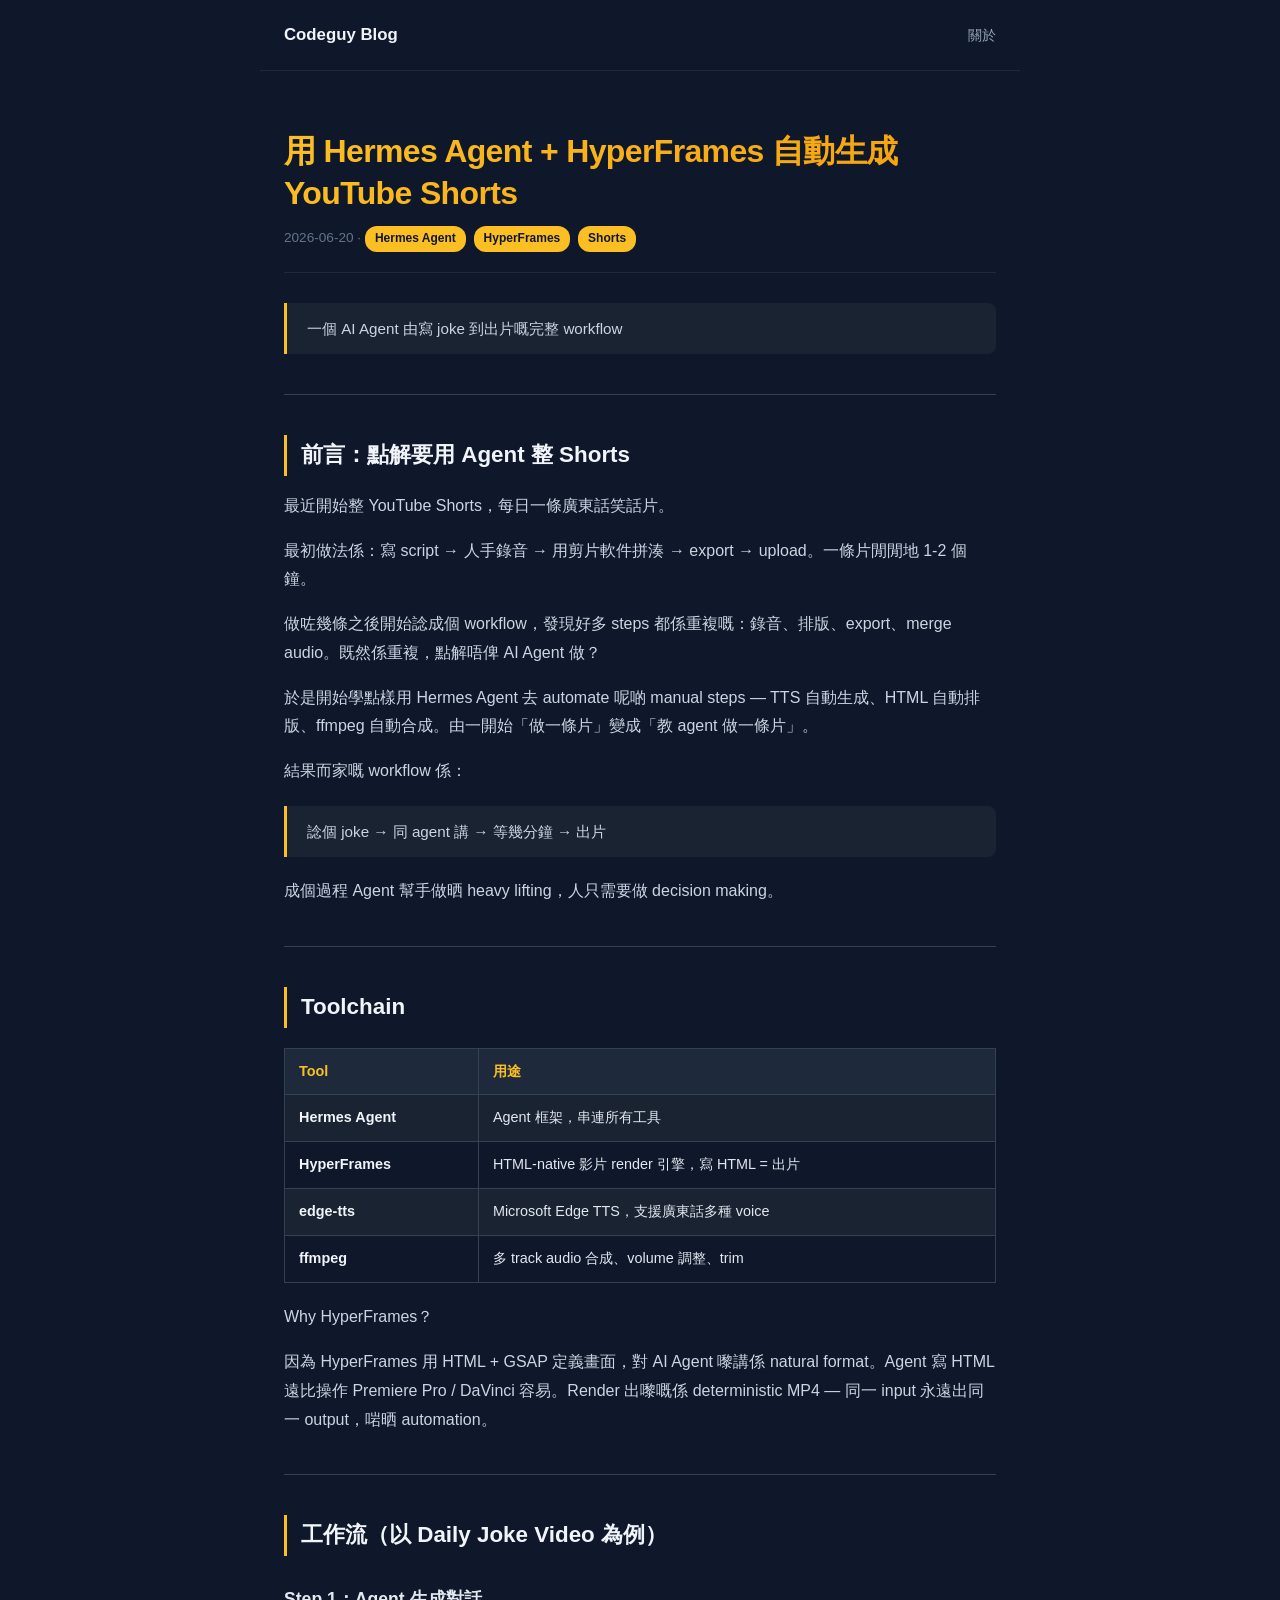
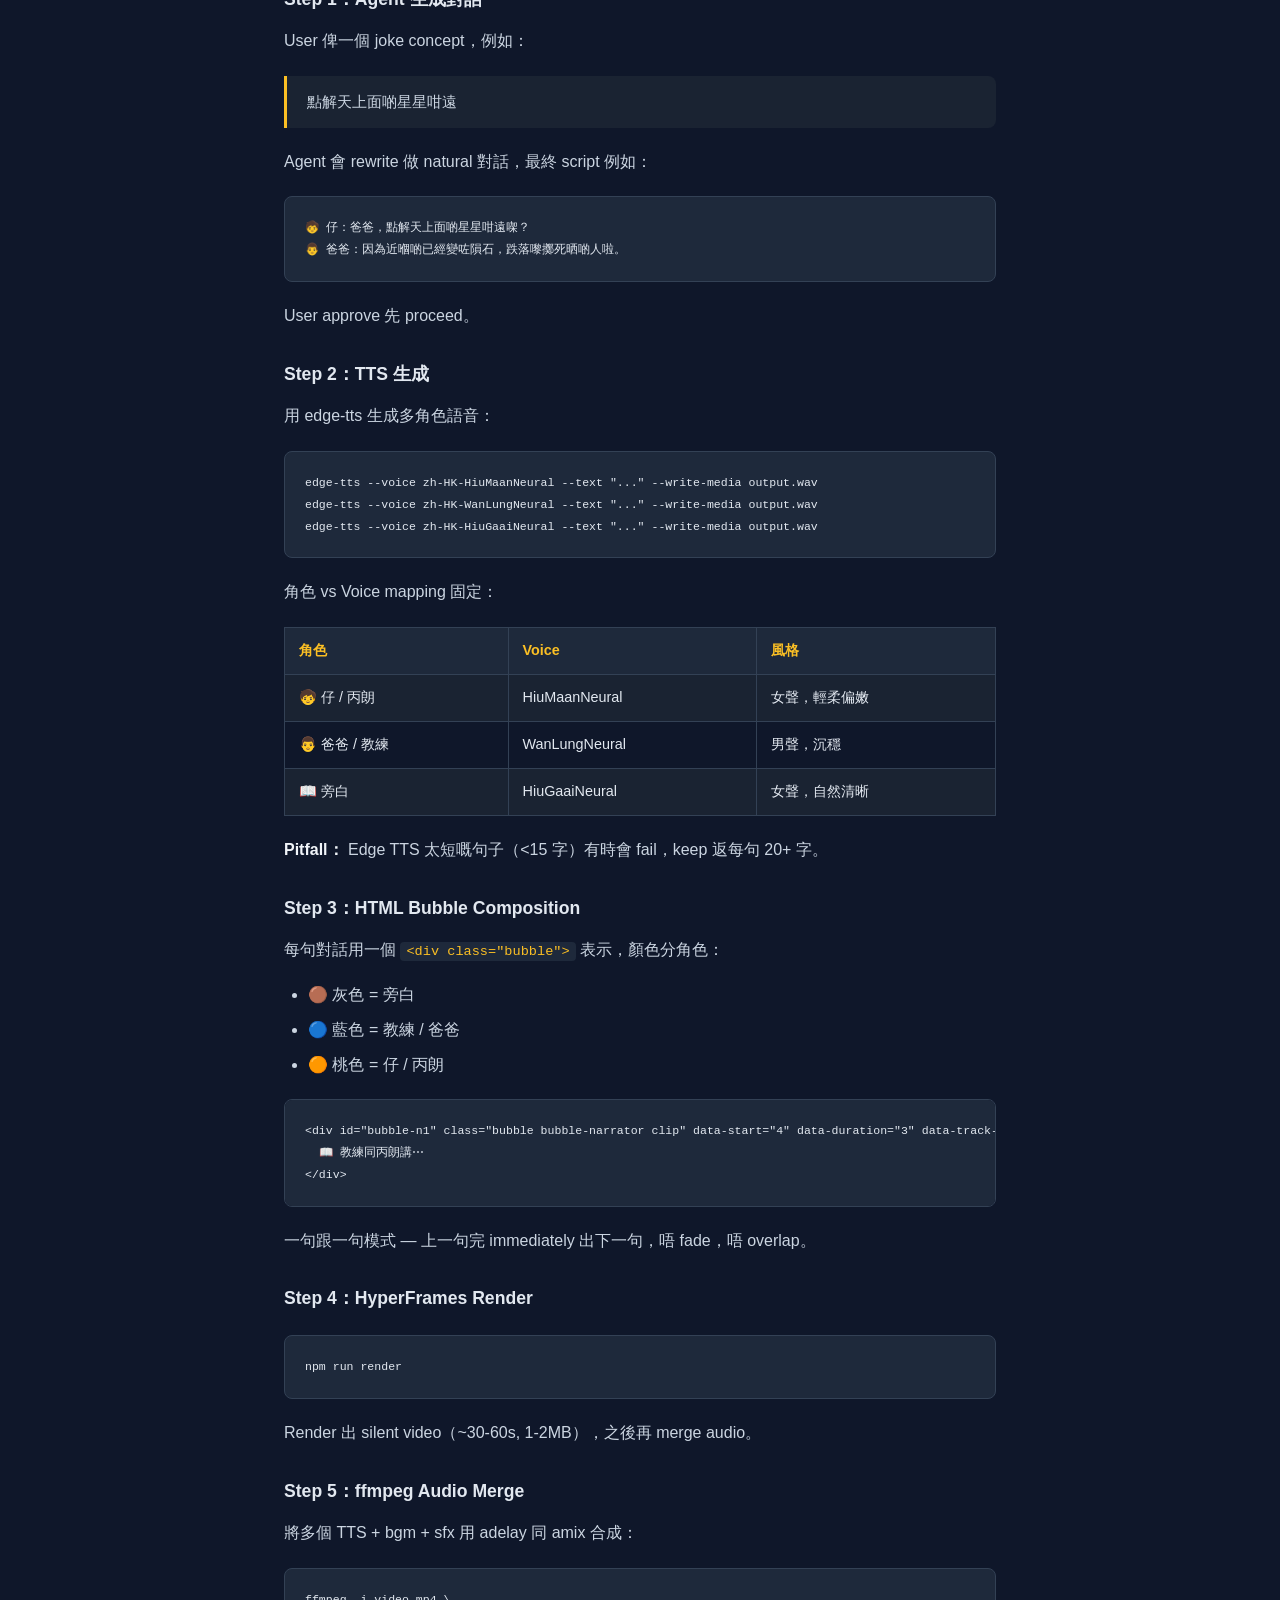
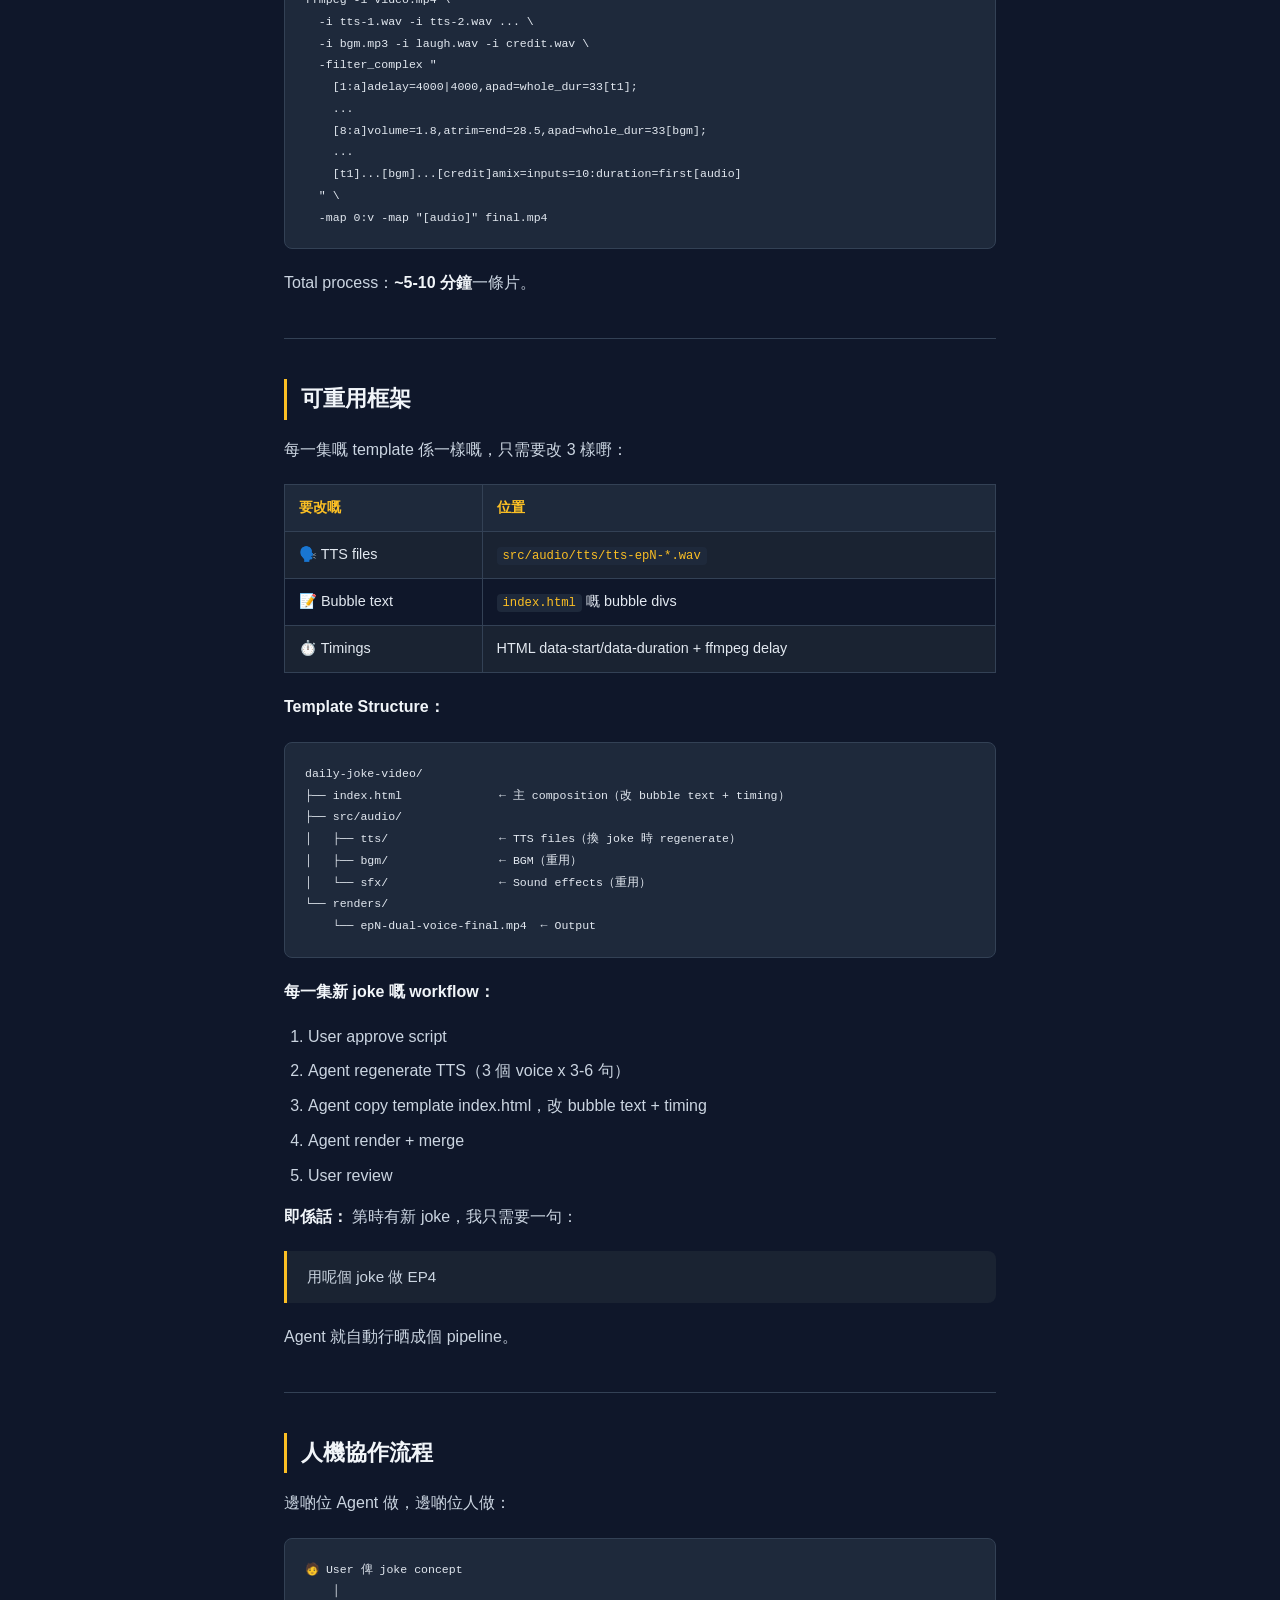
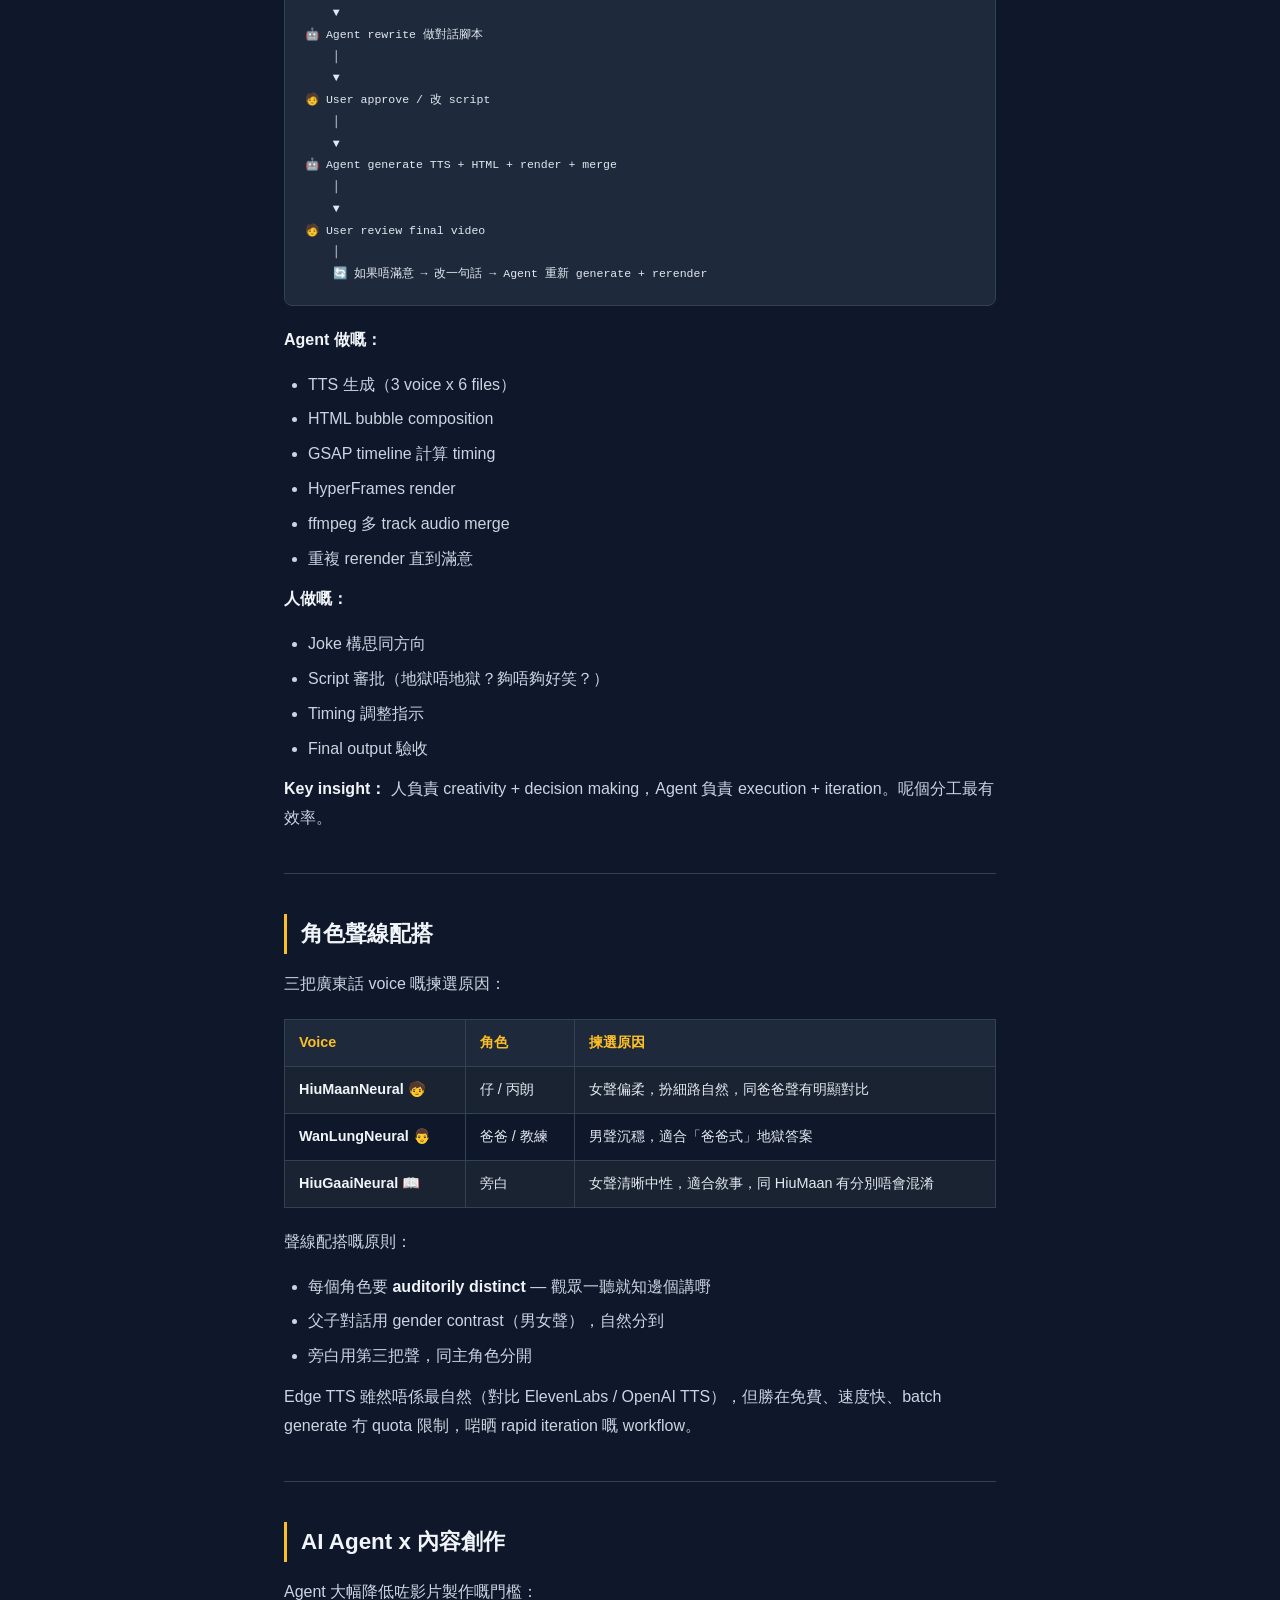
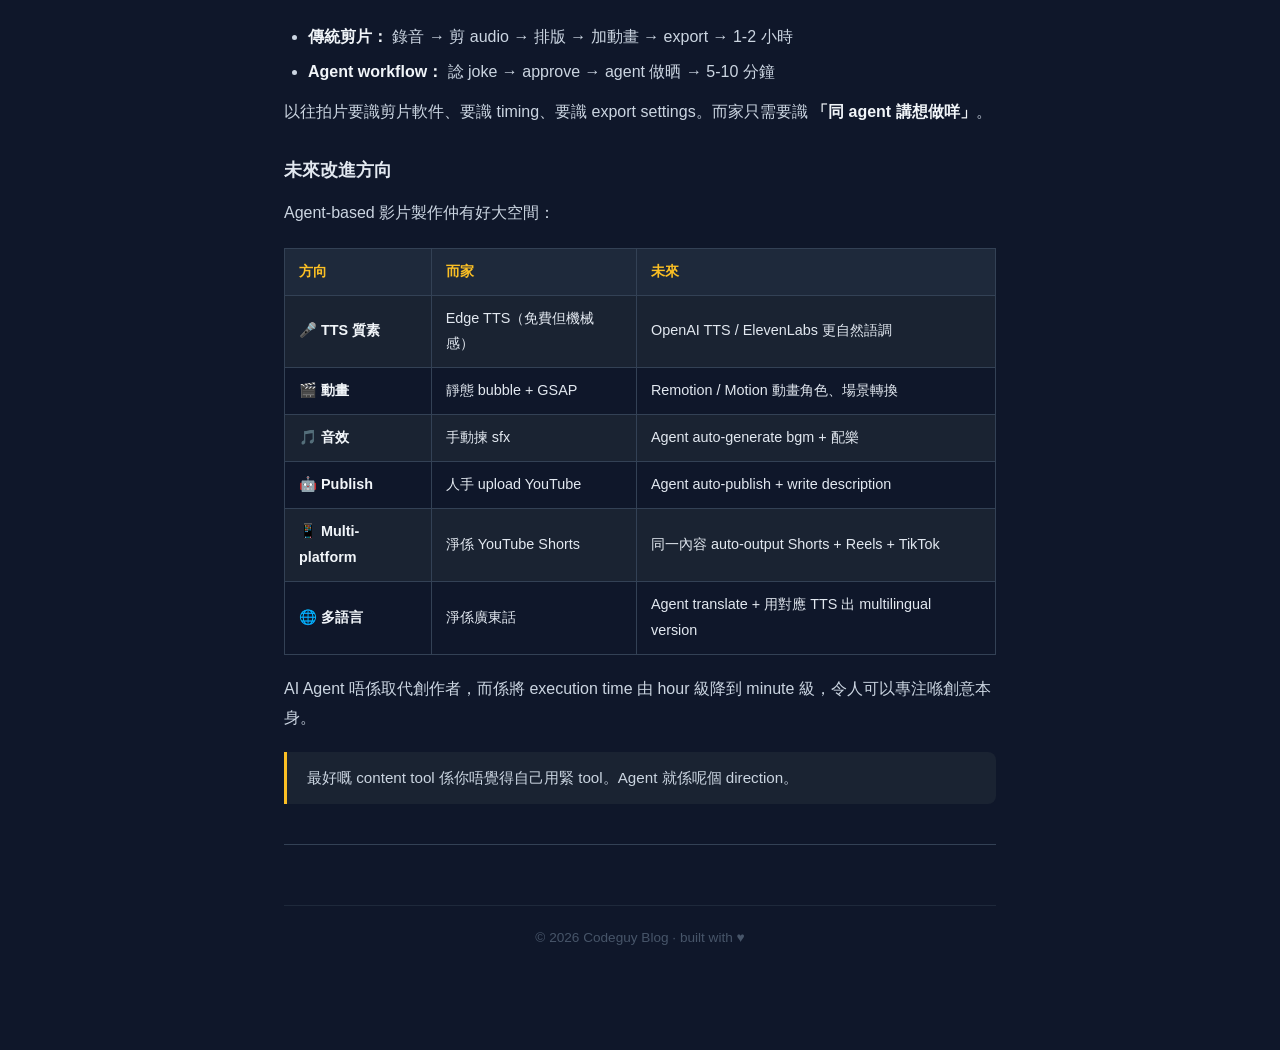
<file: posts/daily-joke-shorts-agent-workflow/index.html>
<!DOCTYPE html>
<html lang="zh-HK">
<head>
<meta charset="UTF-8">
<meta name="viewport" content="width=device-width, initial-scale=1.0">
<title>用 Hermes Agent + HyperFrames 自動生成 YouTube Shorts — Codeguy Blog</title>
<link rel="stylesheet" href="/assets/style.css">
<style>
  pre { background: #1e293b; padding: 20px; border-radius: 8px; overflow-x: auto; border: 1px solid #334155; font-size: 0.85rem; line-height: 1.6; }
  code { background: #1e293b; padding: 2px 6px; border-radius: 4px; font-size: 0.85em; color: #fbbf24; }
  pre code { background: none; padding: 0; color: inherit; }
  blockquote { border-left: 3px solid #fbbf24; padding: 12px 20px; margin: 20px 0; background: #1a2332; border-radius: 0 8px 8px 0; color: #cbd5e1; }
  table { width: 100%; border-collapse: collapse; margin: 20px 0; font-size: 0.9rem; }
  th, td { border: 1px solid #334155; padding: 10px 14px; text-align: left; }
  th { background: #1e293b; color: #fbbf24; font-weight: 600; }
  tr:nth-child(even) td { background: #1a2332; }
  hr { border: none; border-top: 1px solid #334155; margin: 40px 0; }
  h2 { border-left: 3px solid #fbbf24; padding-left: 14px; margin: 36px 0 16px; color: #f1f5f9; }
  h3 { color: #e2e8f0; margin: 28px 0 12px; }
  ul, ol { padding-left: 24px; margin: 12px 0; }
  li { margin: 6px 0; }
  .tag { display: inline-block; background: #fbbf24; color: #0f172a; padding: 2px 10px; border-radius: 12px; font-size: 0.75rem; font-weight: 600; }
  .meta { color: #64748b; font-size: 0.85rem; margin-bottom: 30px; }
</style>
</head>
<body>

<nav class="nav">
  <a href="/" class="nav-brand">Codeguy Blog</a>
  <div>
    <a href="/about.html">關於</a>
  </div>
</nav>

<div class="container">

  <h1>用 Hermes Agent + HyperFrames 自動生成 YouTube Shorts</h1>
  <div class="meta">2026-06-20 · <span class="tag">Hermes Agent</span> <span class="tag">HyperFrames</span> <span class="tag">Shorts</span></div>

  <blockquote>一個 AI Agent 由寫 joke 到出片嘅完整 workflow</blockquote>

  <hr>

  <h2>前言：點解要用 Agent 整 Shorts</h2>

  <p>最近開始整 YouTube Shorts，每日一條廣東話笑話片。</p>

  <p>最初做法係：寫 script → 人手錄音 → 用剪片軟件拼湊 → export → upload。一條片閒閒地 1-2 個鐘。</p>

  <p>做咗幾條之後開始諗成個 workflow，發現好多 steps 都係重複嘅：錄音、排版、export、merge audio。既然係重複，點解唔俾 AI Agent 做？</p>

  <p>於是開始學點樣用 Hermes Agent 去 automate 呢啲 manual steps — TTS 自動生成、HTML 自動排版、ffmpeg 自動合成。由一開始「做一條片」變成「教 agent 做一條片」。</p>

  <p>結果而家嘅 workflow 係：</p>

  <blockquote>諗個 joke → 同 agent 講 → 等幾分鐘 → 出片</blockquote>

  <p>成個過程 Agent 幫手做晒 heavy lifting，人只需要做 decision making。</p>

  <hr>

  <h2>Toolchain</h2>

  <table>
    <tr><th>Tool</th><th>用途</th></tr>
    <tr><td><strong>Hermes Agent</strong></td><td>Agent 框架，串連所有工具</td></tr>
    <tr><td><strong>HyperFrames</strong></td><td>HTML-native 影片 render 引擎，寫 HTML = 出片</td></tr>
    <tr><td><strong>edge-tts</strong></td><td>Microsoft Edge TTS，支援廣東話多種 voice</td></tr>
    <tr><td><strong>ffmpeg</strong></td><td>多 track audio 合成、volume 調整、trim</td></tr>
  </table>

  <p>Why HyperFrames？</p>

  <p>因為 HyperFrames 用 HTML + GSAP 定義畫面，對 AI Agent 嚟講係 natural format。Agent 寫 HTML 遠比操作 Premiere Pro / DaVinci 容易。Render 出嚟嘅係 deterministic MP4 — 同一 input 永遠出同一 output，啱晒 automation。</p>

  <hr>

  <h2>工作流（以 Daily Joke Video 為例）</h2>

  <h3>Step 1：Agent 生成對話</h3>

  <p>User 俾一個 joke concept，例如：</p>

  <blockquote>點解天上面啲星星咁遠</blockquote>

  <p>Agent 會 rewrite 做 natural 對話，最終 script 例如：</p>

  <pre><code>🧒 仔：爸爸，點解天上面啲星星咁遠㗎？
👨 爸爸：因為近嗰啲已經變咗隕石，跌落嚟擲死晒啲人啦。</code></pre>

  <p>User approve 先 proceed。</p>

  <h3>Step 2：TTS 生成</h3>

  <p>用 edge-tts 生成多角色語音：</p>

  <pre><code>edge-tts --voice zh-HK-HiuMaanNeural --text "..." --write-media output.wav
edge-tts --voice zh-HK-WanLungNeural --text "..." --write-media output.wav
edge-tts --voice zh-HK-HiuGaaiNeural --text "..." --write-media output.wav</code></pre>

  <p>角色 vs Voice mapping 固定：</p>

  <table>
    <tr><th>角色</th><th>Voice</th><th>風格</th></tr>
    <tr><td>🧒 仔 / 丙朗</td><td>HiuMaanNeural</td><td>女聲，輕柔偏嫩</td></tr>
    <tr><td>👨 爸爸 / 教練</td><td>WanLungNeural</td><td>男聲，沉穩</td></tr>
    <tr><td>📖 旁白</td><td>HiuGaaiNeural</td><td>女聲，自然清晰</td></tr>
  </table>

  <p><strong>Pitfall：</strong> Edge TTS 太短嘅句子（&lt;15 字）有時會 fail，keep 返每句 20+ 字。</p>

  <h3>Step 3：HTML Bubble Composition</h3>

  <p>每句對話用一個 <code>&lt;div class="bubble"&gt;</code> 表示，顏色分角色：</p>

  <ul>
    <li>🟤 灰色 = 旁白</li>
    <li>🔵 藍色 = 教練 / 爸爸</li>
    <li>🟠 桃色 = 仔 / 丙朗</li>
  </ul>

  <pre><code>&lt;div id="bubble-n1" class="bubble bubble-narrator clip" data-start="4" data-duration="3" data-track-index="12"&gt;
  📖 教練同丙朗講⋯
&lt;/div&gt;</code></pre>

  <p>一句跟一句模式 — 上一句完 immediately 出下一句，唔 fade，唔 overlap。</p>

  <h3>Step 4：HyperFrames Render</h3>

  <pre><code>npm run render</code></pre>

  <p>Render 出 silent video（~30-60s, 1-2MB），之後再 merge audio。</p>

  <h3>Step 5：ffmpeg Audio Merge</h3>

  <p>將多個 TTS + bgm + sfx 用 adelay 同 amix 合成：</p>

  <pre><code>ffmpeg -i video.mp4 \
  -i tts-1.wav -i tts-2.wav ... \
  -i bgm.mp3 -i laugh.wav -i credit.wav \
  -filter_complex "
    [1:a]adelay=4000|4000,apad=whole_dur=33[t1];
    ...
    [8:a]volume=1.8,atrim=end=28.5,apad=whole_dur=33[bgm];
    ...
    [t1]...[bgm]...[credit]amix=inputs=10:duration=first[audio]
  " \
  -map 0:v -map "[audio]" final.mp4</code></pre>

  <p>Total process：<strong>~5-10 分鐘</strong>一條片。</p>

  <hr>

  <h2>可重用框架</h2>

  <p>每一集嘅 template 係一樣嘅，只需要改 3 樣嘢：</p>

  <table>
    <tr><th>要改嘅</th><th>位置</th></tr>
    <tr><td>🗣️ TTS files</td><td><code>src/audio/tts/tts-epN-*.wav</code></td></tr>
    <tr><td>📝 Bubble text</td><td><code>index.html</code> 嘅 bubble divs</td></tr>
    <tr><td>⏱️ Timings</td><td>HTML data-start/data-duration + ffmpeg delay</td></tr>
  </table>

  <p><strong>Template Structure：</strong></p>

  <pre><code>daily-joke-video/
├── index.html              ← 主 composition（改 bubble text + timing）
├── src/audio/
│   ├── tts/                ← TTS files（換 joke 時 regenerate）
│   ├── bgm/                ← BGM（重用）
│   └── sfx/                ← Sound effects（重用）
└── renders/
    └── epN-dual-voice-final.mp4  ← Output</code></pre>

  <p><strong>每一集新 joke 嘅 workflow：</strong></p>

  <ol>
    <li>User approve script</li>
    <li>Agent regenerate TTS（3 個 voice x 3-6 句）</li>
    <li>Agent copy template index.html，改 bubble text + timing</li>
    <li>Agent render + merge</li>
    <li>User review</li>
  </ol>

  <p><strong>即係話：</strong> 第時有新 joke，我只需要一句：</p>

  <blockquote>用呢個 joke 做 EP4</blockquote>

  <p>Agent 就自動行晒成個 pipeline。</p>

  <hr>

  <h2>人機協作流程</h2>

  <p>邊啲位 Agent 做，邊啲位人做：</p>

  <pre><code>🧑 User 俾 joke concept
    │
    ▼
🤖 Agent rewrite 做對話腳本
    │
    ▼
🧑 User approve / 改 script
    │
    ▼
🤖 Agent generate TTS + HTML + render + merge
    │
    ▼
🧑 User review final video
    │
    🔄 如果唔滿意 → 改一句話 → Agent 重新 generate + rerender</code></pre>

  <p><strong>Agent 做嘅：</strong></p>
  <ul>
    <li>TTS 生成（3 voice x 6 files）</li>
    <li>HTML bubble composition</li>
    <li>GSAP timeline 計算 timing</li>
    <li>HyperFrames render</li>
    <li>ffmpeg 多 track audio merge</li>
    <li>重複 rerender 直到滿意</li>
  </ul>

  <p><strong>人做嘅：</strong></p>
  <ul>
    <li>Joke 構思同方向</li>
    <li>Script 審批（地獄唔地獄？夠唔夠好笑？）</li>
    <li>Timing 調整指示</li>
    <li>Final output 驗收</li>
  </ul>

  <p><strong>Key insight：</strong> 人負責 creativity + decision making，Agent 負責 execution + iteration。呢個分工最有效率。</p>

  <hr>

  <h2>角色聲線配搭</h2>

  <p>三把廣東話 voice 嘅揀選原因：</p>

  <table>
    <tr><th>Voice</th><th>角色</th><th>揀選原因</th></tr>
    <tr><td><strong>HiuMaanNeural</strong> 🧒</td><td>仔 / 丙朗</td><td>女聲偏柔，扮細路自然，同爸爸聲有明顯對比</td></tr>
    <tr><td><strong>WanLungNeural</strong> 👨</td><td>爸爸 / 教練</td><td>男聲沉穩，適合「爸爸式」地獄答案</td></tr>
    <tr><td><strong>HiuGaaiNeural</strong> 📖</td><td>旁白</td><td>女聲清晰中性，適合敘事，同 HiuMaan 有分別唔會混淆</td></tr>
  </table>

  <p>聲線配搭嘅原則：</p>
  <ul>
    <li>每個角色要 <strong>auditorily distinct</strong> — 觀眾一聽就知邊個講嘢</li>
    <li>父子對話用 gender contrast（男女聲），自然分到</li>
    <li>旁白用第三把聲，同主角色分開</li>
  </ul>

  <p>Edge TTS 雖然唔係最自然（對比 ElevenLabs / OpenAI TTS），但勝在免費、速度快、batch generate 冇 quota 限制，啱晒 rapid iteration 嘅 workflow。</p>

  <hr>

  <h2>AI Agent x 內容創作</h2>

  <p>Agent 大幅降低咗影片製作嘅門檻：</p>

  <ul>
    <li><strong>傳統剪片：</strong> 錄音 → 剪 audio → 排版 → 加動畫 → export → 1-2 小時</li>
    <li><strong>Agent workflow：</strong> 諗 joke → approve → agent 做晒 → 5-10 分鐘</li>
  </ul>

  <p>以往拍片要識剪片軟件、要識 timing、要識 export settings。而家只需要識 <strong>「同 agent 講想做咩」</strong>。</p>

  <h3>未來改進方向</h3>

  <p>Agent-based 影片製作仲有好大空間：</p>

  <table>
    <tr><th>方向</th><th>而家</th><th>未來</th></tr>
    <tr><td>🎤 <strong>TTS 質素</strong></td><td>Edge TTS（免費但機械感）</td><td>OpenAI TTS / ElevenLabs 更自然語調</td></tr>
    <tr><td>🎬 <strong>動畫</strong></td><td>靜態 bubble + GSAP</td><td>Remotion / Motion 動畫角色、場景轉換</td></tr>
    <tr><td>🎵 <strong>音效</strong></td><td>手動揀 sfx</td><td>Agent auto-generate bgm + 配樂</td></tr>
    <tr><td>🤖 <strong>Publish</strong></td><td>人手 upload YouTube</td><td>Agent auto-publish + write description</td></tr>
    <tr><td>📱 <strong>Multi-platform</strong></td><td>淨係 YouTube Shorts</td><td>同一內容 auto-output Shorts + Reels + TikTok</td></tr>
    <tr><td>🌐 <strong>多語言</strong></td><td>淨係廣東話</td><td>Agent translate + 用對應 TTS 出 multilingual version</td></tr>
  </table>

  <p>AI Agent 唔係取代創作者，而係將 execution time 由 hour 級降到 minute 級，令人可以專注喺創意本身。</p>

  <blockquote>最好嘅 content tool 係你唔覺得自己用緊 tool。Agent 就係呢個 direction。</blockquote>

  <hr>

  <div class="footer">
    &copy; 2026 Codeguy Blog &middot; built with ♥
  </div>

</div>

</body>
</html>
</file>
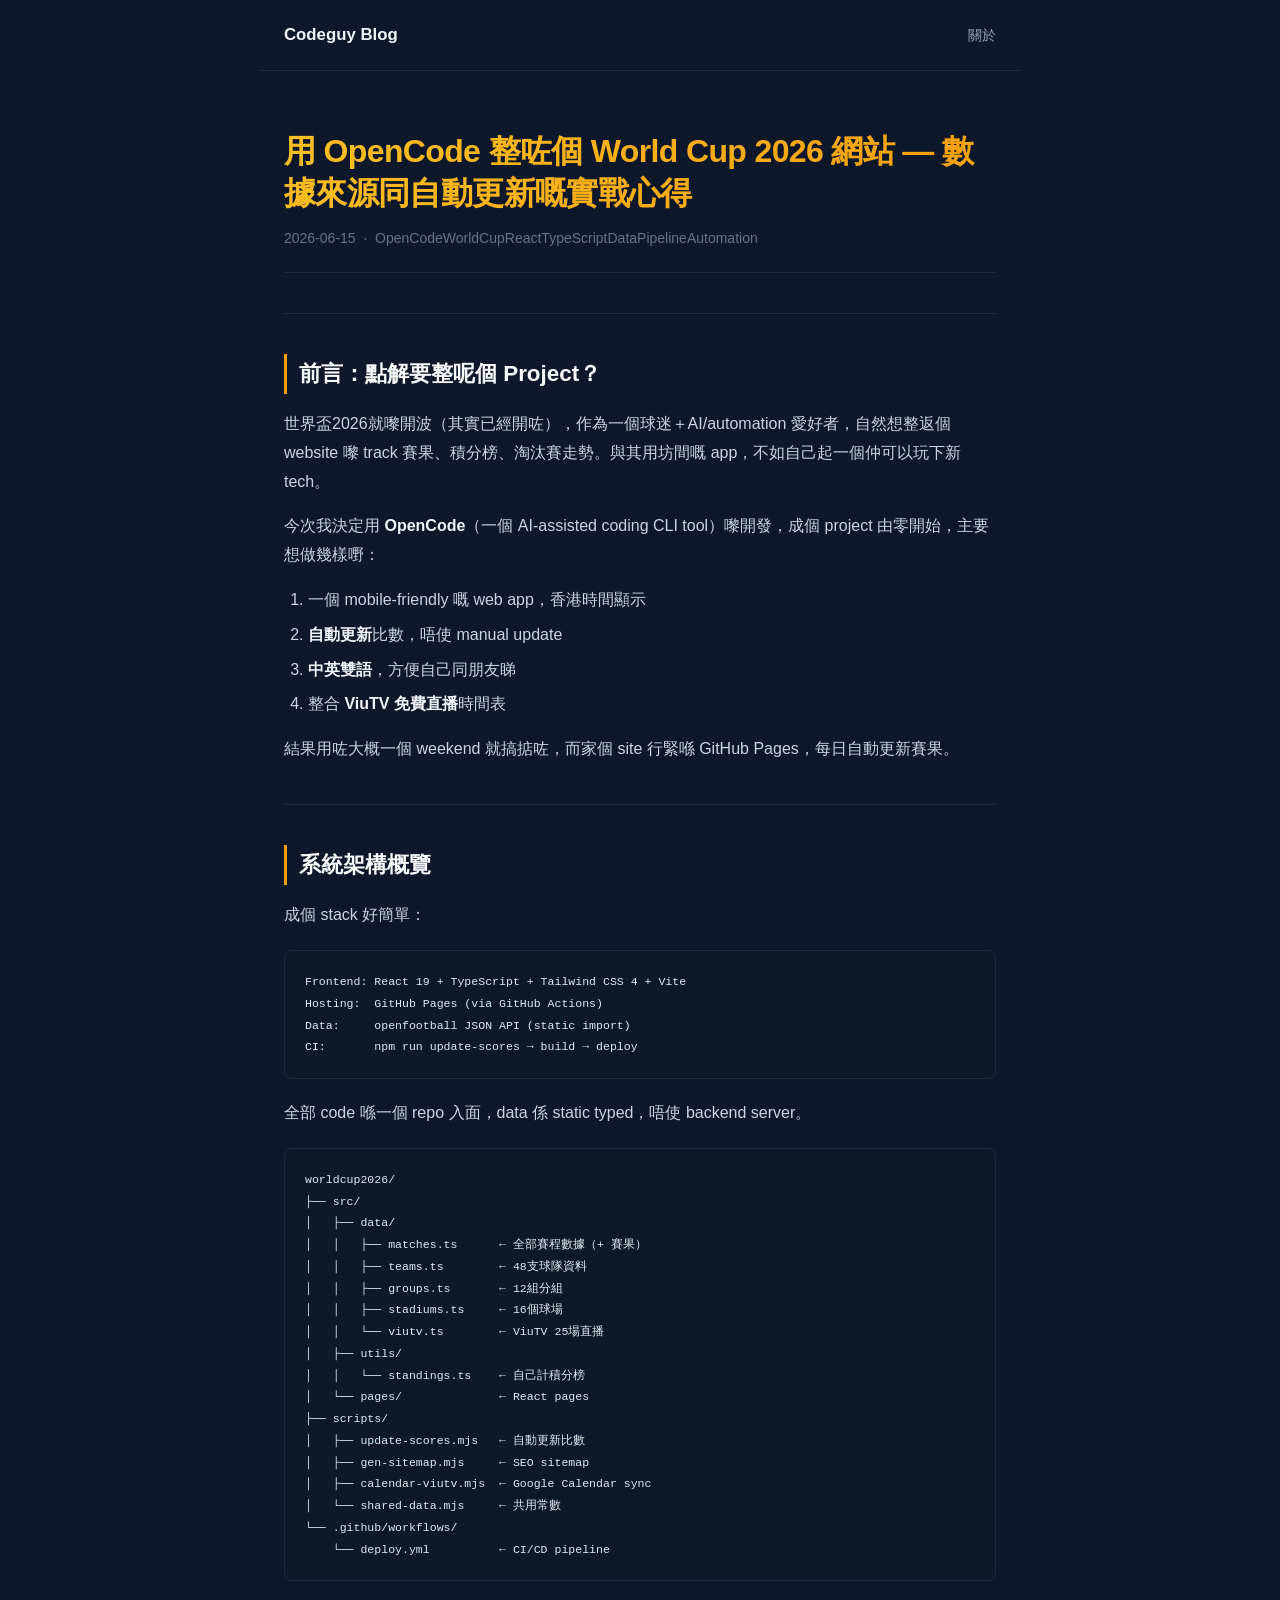
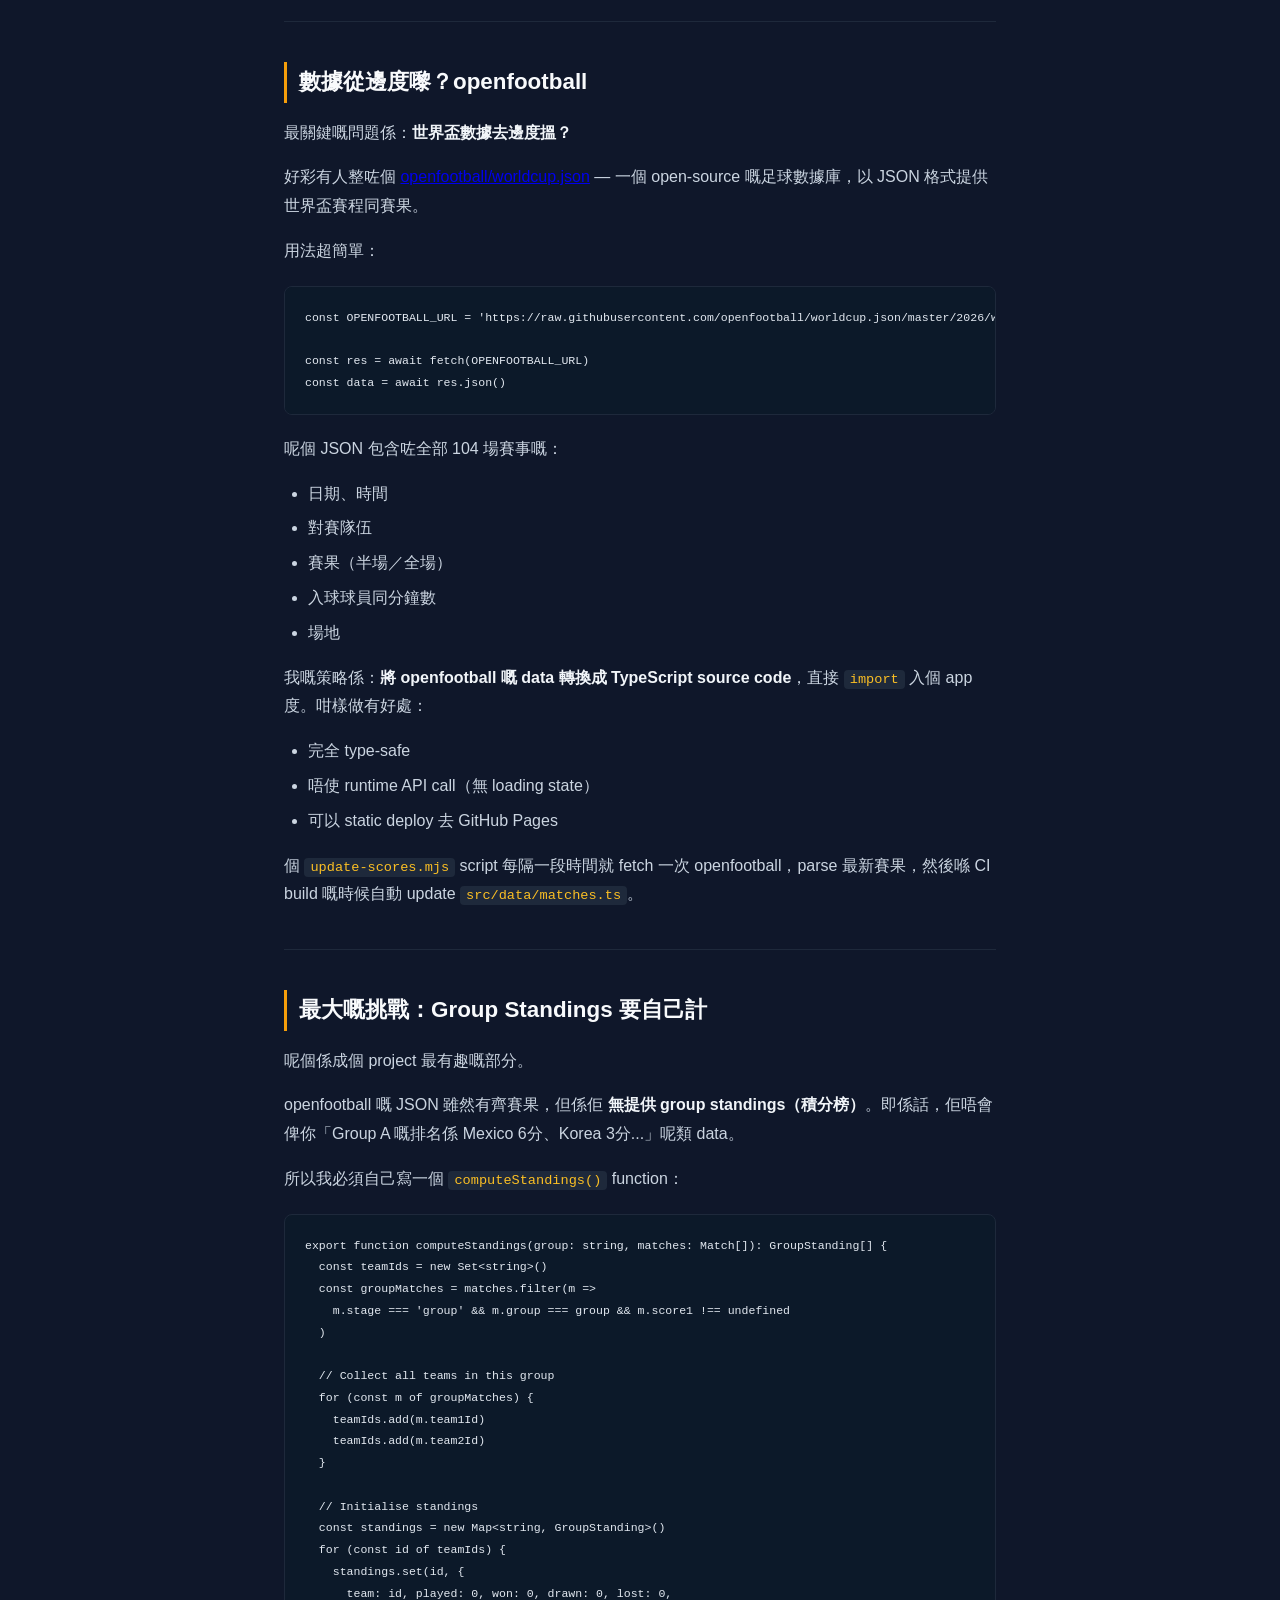
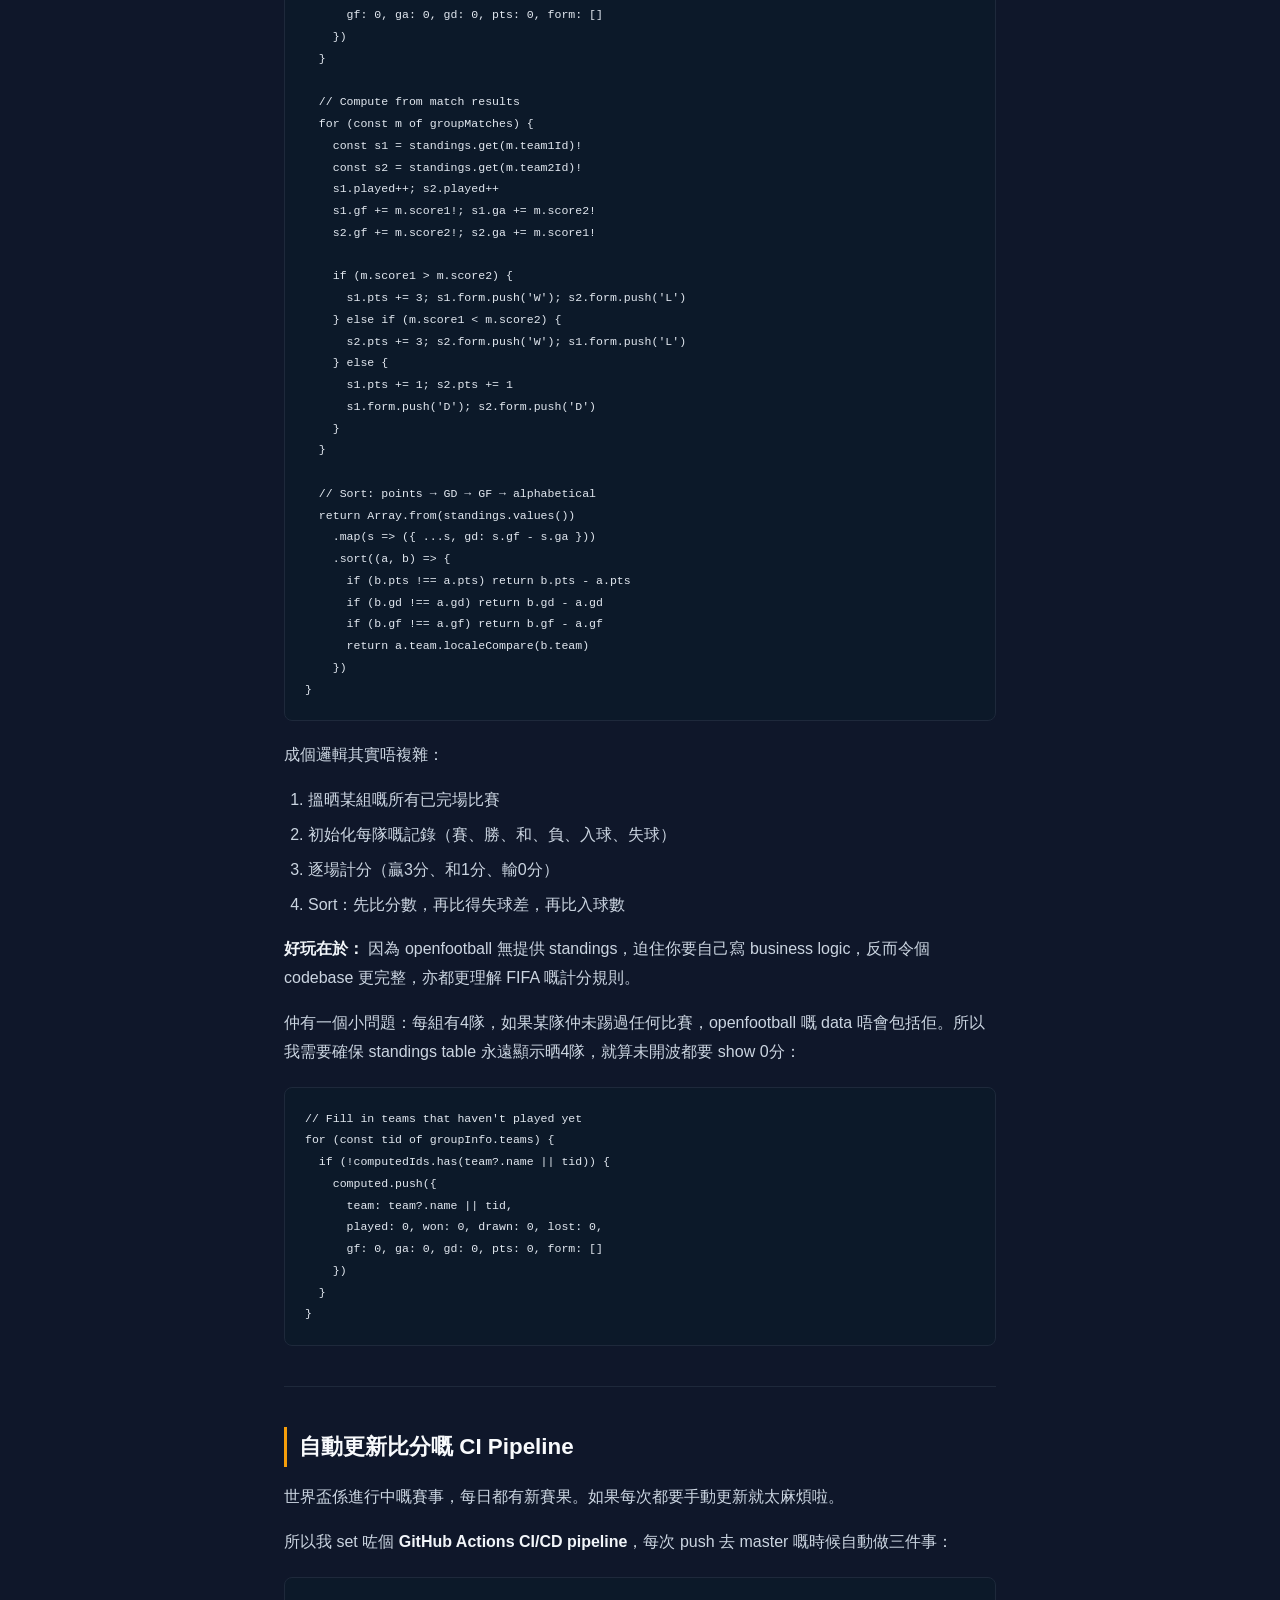
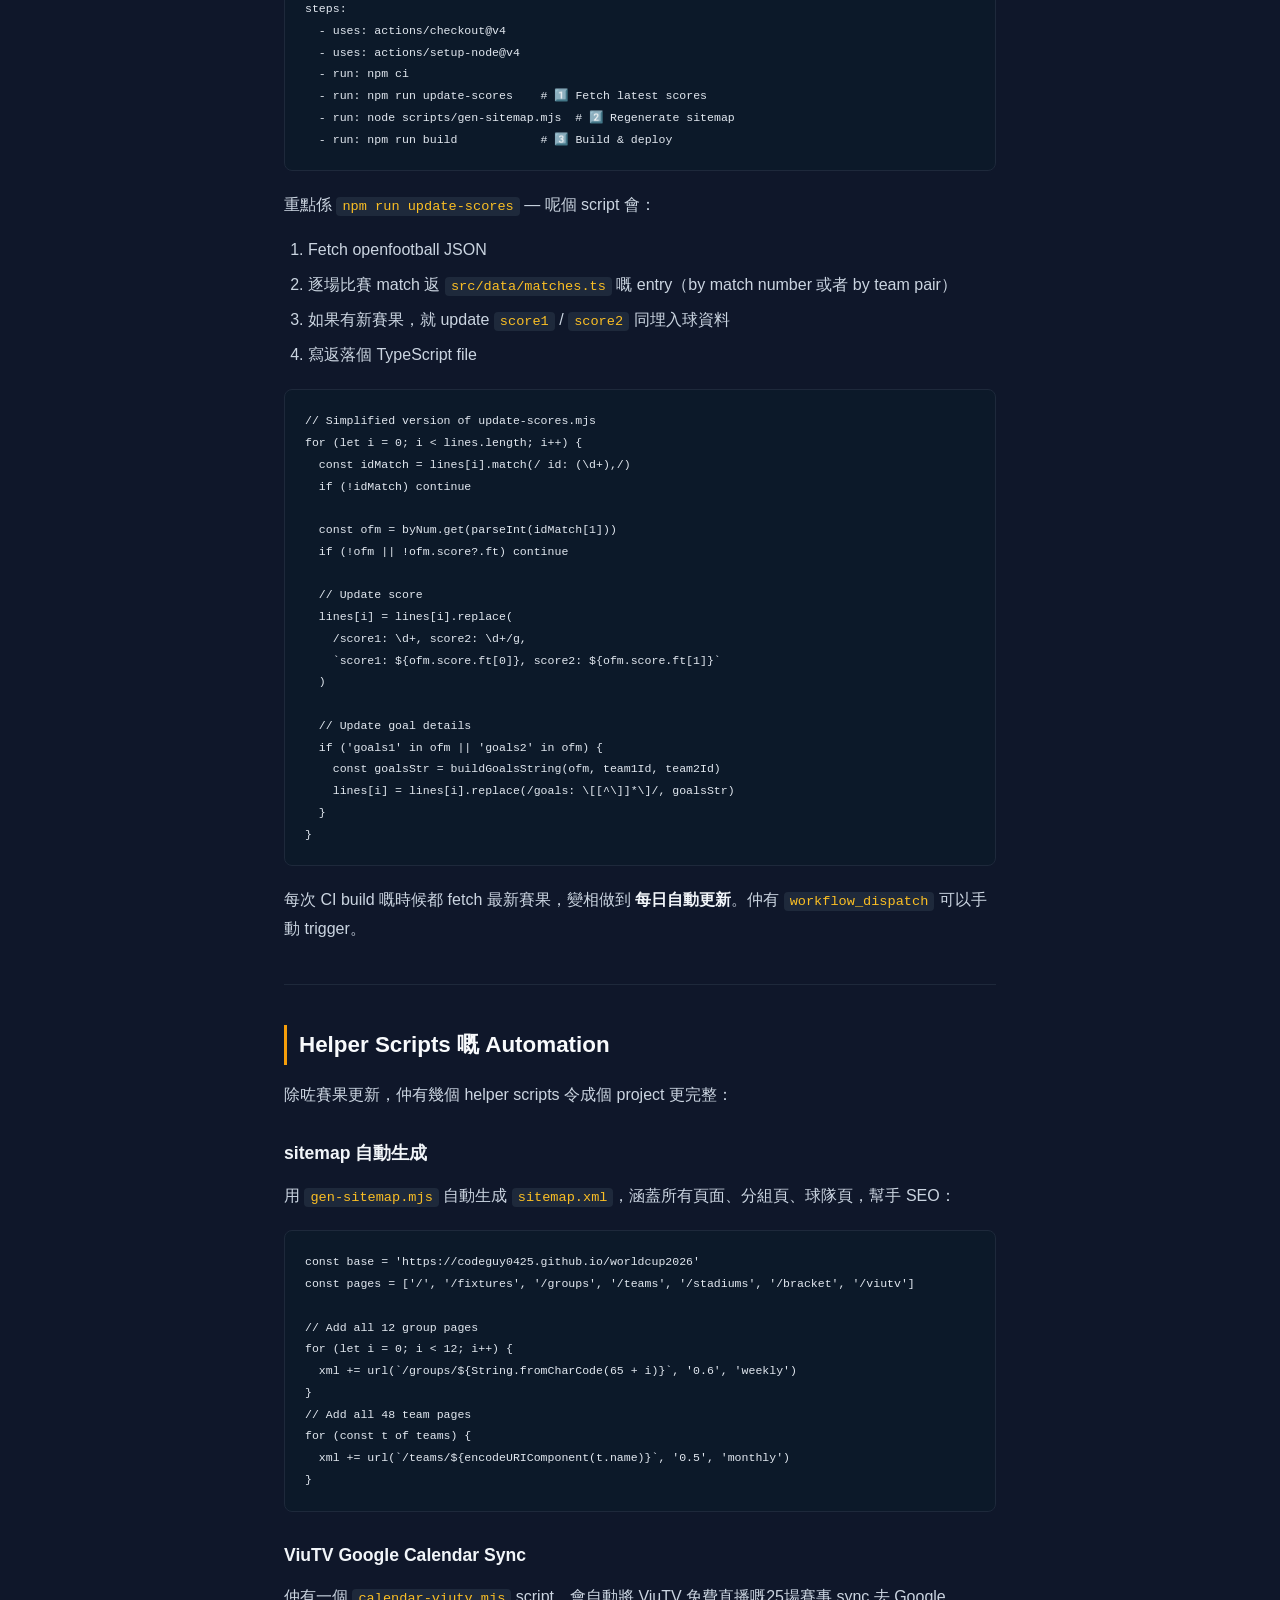
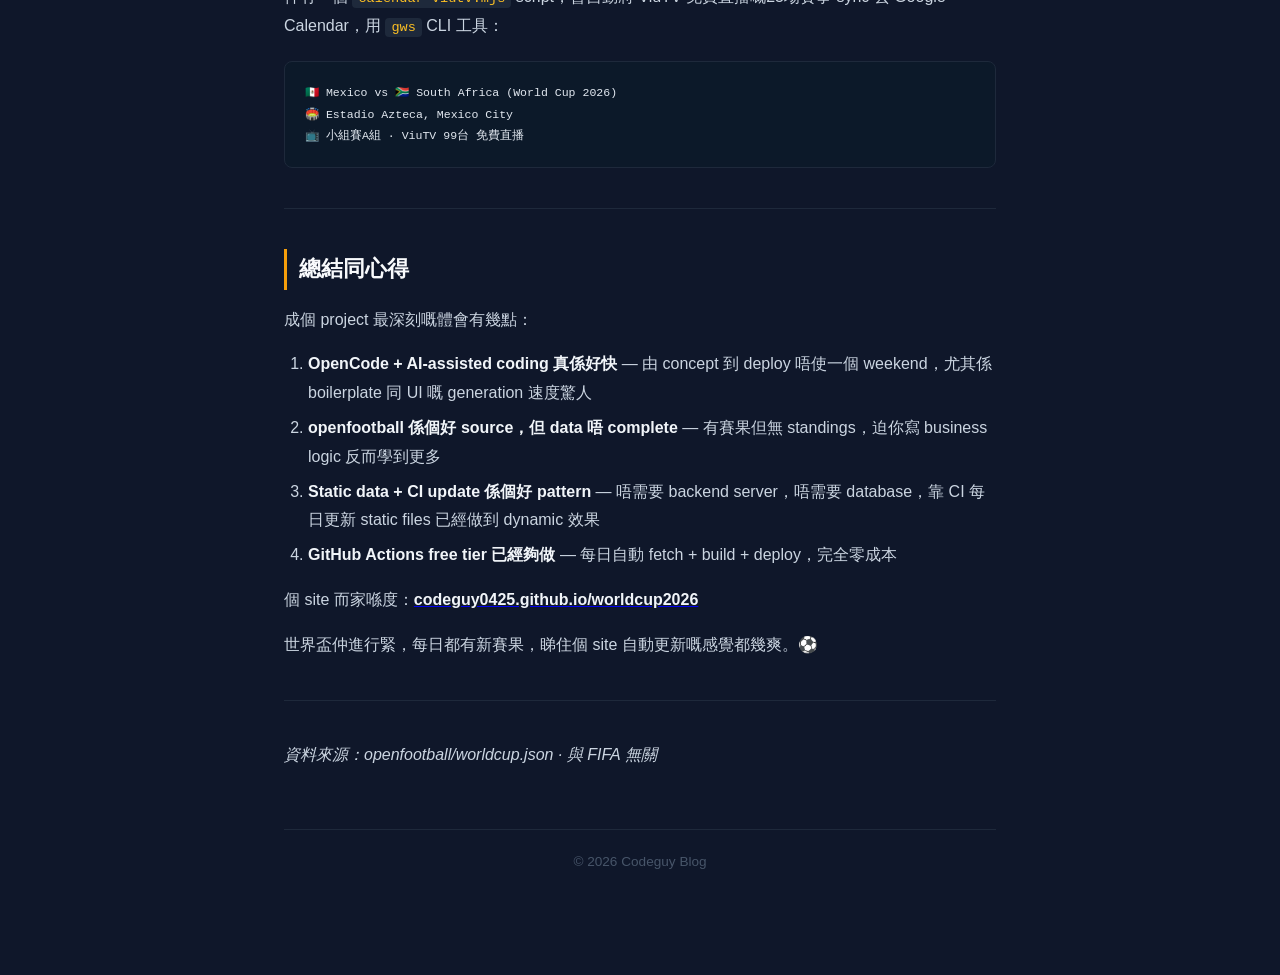
<file: posts/worldcup2026-webapp/index.html>
<!DOCTYPE html>
<html lang="zh-HK">
<head>
<meta charset="UTF-8">
<meta name="viewport" content="width=device-width, initial-scale=1.0">
<title>用 OpenCode 整咗個 World Cup 2026 網站 — 數據來源同自動更新嘅實戰心得</title>
<link rel="stylesheet" href="/assets/style.css">
</head>
<body>

<nav class="nav">
  <a href="/" class="nav-brand">Codeguy Blog</a>
  <div>
    <a href="/about.html">關於</a>
  </div>
</nav>

<div class="container">

<h1>用 OpenCode 整咗個 World Cup 2026 網站 — 數據來源同自動更新嘅實戰心得</h1>

<div class="meta">
  2026-06-15 &nbsp;·&nbsp; <span>OpenCode</span><span>WorldCup</span><span>React</span><span>TypeScript</span><span>DataPipeline</span><span>Automation</span>
</div>

<hr>

<h2>前言：點解要整呢個 Project？</h2>

<p>世界盃2026就嚟開波（其實已經開咗），作為一個球迷＋AI/automation 愛好者，自然想整返個 website 嚟 track 賽果、積分榜、淘汰賽走勢。與其用坊間嘅 app，不如自己起一個仲可以玩下新 tech。</p>

<p>今次我決定用 <strong>OpenCode</strong>（一個 AI-assisted coding CLI tool）嚟開發，成個 project 由零開始，主要想做幾樣嘢：</p>

<ol>
  <li>一個 mobile-friendly 嘅 web app，香港時間顯示</li>
  <li><strong>自動更新</strong>比數，唔使 manual update</li>
  <li><strong>中英雙語</strong>，方便自己同朋友睇</li>
  <li>整合 <strong>ViuTV 免費直播</strong>時間表</li>
</ol>

<p>結果用咗大概一個 weekend 就搞掂咗，而家個 site 行緊喺 GitHub Pages，每日自動更新賽果。</p>

<hr>

<h2>系統架構概覽</h2>

<p>成個 stack 好簡單：</p>

<pre><code>Frontend: React 19 + TypeScript + Tailwind CSS 4 + Vite
Hosting:  GitHub Pages (via GitHub Actions)
Data:     openfootball JSON API (static import)
CI:       npm run update-scores → build → deploy</code></pre>

<p>全部 code 喺一個 repo 入面，data 係 static typed，唔使 backend server。</p>

<pre><code>worldcup2026/
├── src/
│   ├── data/
│   │   ├── matches.ts      ← 全部賽程數據（+ 賽果）
│   │   ├── teams.ts        ← 48支球隊資料
│   │   ├── groups.ts       ← 12組分組
│   │   ├── stadiums.ts     ← 16個球場
│   │   └── viutv.ts        ← ViuTV 25場直播
│   ├── utils/
│   │   └── standings.ts    ← 自己計積分榜
│   └── pages/              ← React pages
├── scripts/
│   ├── update-scores.mjs   ← 自動更新比數
│   ├── gen-sitemap.mjs     ← SEO sitemap
│   ├── calendar-viutv.mjs  ← Google Calendar sync
│   └── shared-data.mjs     ← 共用常數
└── .github/workflows/
    └── deploy.yml          ← CI/CD pipeline</code></pre>

<hr>

<h2>數據從邊度嚟？openfootball</h2>

<p>最關鍵嘅問題係：<strong>世界盃數據去邊度搵？</strong></p>

<p>好彩有人整咗個 <a href="https://github.com/openfootball/worldcup.json">openfootball/worldcup.json</a> — 一個 open-source 嘅足球數據庫，以 JSON 格式提供世界盃賽程同賽果。</p>

<p>用法超簡單：</p>

<pre><code class="language-javascript">const OPENFOOTBALL_URL = 'https://raw.githubusercontent.com/openfootball/worldcup.json/master/2026/worldcup.json'

const res = await fetch(OPENFOOTBALL_URL)
const data = await res.json()</code></pre>

<p>呢個 JSON 包含咗全部 104 場賽事嘅：</p>
<ul>
  <li>日期、時間</li>
  <li>對賽隊伍</li>
  <li>賽果（半場／全場）</li>
  <li>入球球員同分鐘數</li>
  <li>場地</li>
</ul>

<p>我嘅策略係：<strong>將 openfootball 嘅 data 轉換成 TypeScript source code</strong>，直接 <code>import</code> 入個 app 度。咁樣做有好處：</p>
<ul>
  <li>完全 type-safe</li>
  <li>唔使 runtime API call（無 loading state）</li>
  <li>可以 static deploy 去 GitHub Pages</li>
</ul>

<p>個 <code>update-scores.mjs</code> script 每隔一段時間就 fetch 一次 openfootball，parse 最新賽果，然後喺 CI build 嘅時候自動 update <code>src/data/matches.ts</code>。</p>

<hr>

<h2>最大嘅挑戰：Group Standings 要自己計</h2>

<p>呢個係成個 project 最有趣嘅部分。</p>

<p>openfootball 嘅 JSON 雖然有齊賽果，但係佢 <strong>無提供 group standings（積分榜）</strong>。即係話，佢唔會俾你「Group A 嘅排名係 Mexico 6分、Korea 3分...」呢類 data。</p>

<p>所以我必須自己寫一個 <code>computeStandings()</code> function：</p>

<pre><code class="language-typescript">export function computeStandings(group: string, matches: Match[]): GroupStanding[] {
  const teamIds = new Set&lt;string&gt;()
  const groupMatches = matches.filter(m =&gt;
    m.stage === 'group' && m.group === group && m.score1 !== undefined
  )

  // Collect all teams in this group
  for (const m of groupMatches) {
    teamIds.add(m.team1Id)
    teamIds.add(m.team2Id)
  }

  // Initialise standings
  const standings = new Map&lt;string, GroupStanding&gt;()
  for (const id of teamIds) {
    standings.set(id, {
      team: id, played: 0, won: 0, drawn: 0, lost: 0,
      gf: 0, ga: 0, gd: 0, pts: 0, form: []
    })
  }

  // Compute from match results
  for (const m of groupMatches) {
    const s1 = standings.get(m.team1Id)!
    const s2 = standings.get(m.team2Id)!
    s1.played++; s2.played++
    s1.gf += m.score1!; s1.ga += m.score2!
    s2.gf += m.score2!; s2.ga += m.score1!

    if (m.score1 &gt; m.score2) {
      s1.pts += 3; s1.form.push('W'); s2.form.push('L')
    } else if (m.score1 &lt; m.score2) {
      s2.pts += 3; s2.form.push('W'); s1.form.push('L')
    } else {
      s1.pts += 1; s2.pts += 1
      s1.form.push('D'); s2.form.push('D')
    }
  }

  // Sort: points → GD → GF → alphabetical
  return Array.from(standings.values())
    .map(s =&gt; ({ ...s, gd: s.gf - s.ga }))
    .sort((a, b) =&gt; {
      if (b.pts !== a.pts) return b.pts - a.pts
      if (b.gd !== a.gd) return b.gd - a.gd
      if (b.gf !== a.gf) return b.gf - a.gf
      return a.team.localeCompare(b.team)
    })
}</code></pre>

<p>成個邏輯其實唔複雜：</p>
<ol>
  <li>搵晒某組嘅所有已完場比賽</li>
  <li>初始化每隊嘅記錄（賽、勝、和、負、入球、失球）</li>
  <li>逐場計分（贏3分、和1分、輸0分）</li>
  <li>Sort：先比分數，再比得失球差，再比入球數</li>
</ol>

<p><strong>好玩在於：</strong> 因為 openfootball 無提供 standings，迫住你要自己寫 business logic，反而令個 codebase 更完整，亦都更理解 FIFA 嘅計分規則。</p>

<p>仲有一個小問題：每組有4隊，如果某隊仲未踢過任何比賽，openfootball 嘅 data 唔會包括佢。所以我需要確保 standings table 永遠顯示晒4隊，就算未開波都要 show 0分：</p>

<pre><code class="language-typescript">// Fill in teams that haven't played yet
for (const tid of groupInfo.teams) {
  if (!computedIds.has(team?.name || tid)) {
    computed.push({
      team: team?.name || tid,
      played: 0, won: 0, drawn: 0, lost: 0,
      gf: 0, ga: 0, gd: 0, pts: 0, form: []
    })
  }
}</code></pre>

<hr>

<h2>自動更新比分嘅 CI Pipeline</h2>

<p>世界盃係進行中嘅賽事，每日都有新賽果。如果每次都要手動更新就太麻煩啦。</p>

<p>所以我 set 咗個 <strong>GitHub Actions CI/CD pipeline</strong>，每次 push 去 master 嘅時候自動做三件事：</p>

<pre><code class="language-yaml">steps:
  - uses: actions/checkout@v4
  - uses: actions/setup-node@v4
  - run: npm ci
  - run: npm run update-scores    # 1️⃣ Fetch latest scores
  - run: node scripts/gen-sitemap.mjs  # 2️⃣ Regenerate sitemap
  - run: npm run build            # 3️⃣ Build &amp; deploy</code></pre>

<p>重點係 <code>npm run update-scores</code> — 呢個 script 會：</p>

<ol>
  <li>Fetch openfootball JSON</li>
  <li>逐場比賽 match 返 <code>src/data/matches.ts</code> 嘅 entry（by match number 或者 by team pair）</li>
  <li>如果有新賽果，就 update <code>score1</code> / <code>score2</code> 同埋入球資料</li>
  <li>寫返落個 TypeScript file</li>
</ol>

<pre><code class="language-javascript">// Simplified version of update-scores.mjs
for (let i = 0; i &lt; lines.length; i++) {
  const idMatch = lines[i].match(/ id: (\d+),/)
  if (!idMatch) continue

  const ofm = byNum.get(parseInt(idMatch[1]))
  if (!ofm || !ofm.score?.ft) continue

  // Update score
  lines[i] = lines[i].replace(
    /score1: \d+, score2: \d+/g,
    `score1: ${ofm.score.ft[0]}, score2: ${ofm.score.ft[1]}`
  )

  // Update goal details
  if ('goals1' in ofm || 'goals2' in ofm) {
    const goalsStr = buildGoalsString(ofm, team1Id, team2Id)
    lines[i] = lines[i].replace(/goals: \[[^\]]*\]/, goalsStr)
  }
}</code></pre>

<p>每次 CI build 嘅時候都 fetch 最新賽果，變相做到 <strong>每日自動更新</strong>。仲有 <code>workflow_dispatch</code> 可以手動 trigger。</p>

<hr>

<h2>Helper Scripts 嘅 Automation</h2>

<p>除咗賽果更新，仲有幾個 helper scripts 令成個 project 更完整：</p>

<h3>sitemap 自動生成</h3>

<p>用 <code>gen-sitemap.mjs</code> 自動生成 <code>sitemap.xml</code>，涵蓋所有頁面、分組頁、球隊頁，幫手 SEO：</p>

<pre><code class="language-javascript">const base = 'https://codeguy0425.github.io/worldcup2026'
const pages = ['/', '/fixtures', '/groups', '/teams', '/stadiums', '/bracket', '/viutv']

// Add all 12 group pages
for (let i = 0; i &lt; 12; i++) {
  xml += url(`/groups/${String.fromCharCode(65 + i)}`, '0.6', 'weekly')
}
// Add all 48 team pages
for (const t of teams) {
  xml += url(`/teams/${encodeURIComponent(t.name)}`, '0.5', 'monthly')
}</code></pre>

<h3>ViuTV Google Calendar Sync</h3>

<p>仲有一個 <code>calendar-viutv.mjs</code> script，會自動將 ViuTV 免費直播嘅25場賽事 sync 去 Google Calendar，用 <code>gws</code> CLI 工具：</p>

<pre><code>🇲🇽 Mexico vs 🇿🇦 South Africa (World Cup 2026)
🏟️ Estadio Azteca, Mexico City
📺 小組賽A組 · ViuTV 99台 免費直播</code></pre>

<hr>

<h2>總結同心得</h2>

<p>成個 project 最深刻嘅體會有幾點：</p>

<ol>
  <li><strong>OpenCode + AI-assisted coding 真係好快</strong> — 由 concept 到 deploy 唔使一個 weekend，尤其係 boilerplate 同 UI 嘅 generation 速度驚人</li>
  <li><strong>openfootball 係個好 source，但 data 唔 complete</strong> — 有賽果但無 standings，迫你寫 business logic 反而學到更多</li>
  <li><strong>Static data + CI update 係個好 pattern</strong> — 唔需要 backend server，唔需要 database，靠 CI 每日更新 static files 已經做到 dynamic 效果</li>
  <li><strong>GitHub Actions free tier 已經夠做</strong> — 每日自動 fetch + build + deploy，完全零成本</li>
</ol>

<p>個 site 而家喺度：<a href="https://codeguy0425.github.io/worldcup2026"><strong>codeguy0425.github.io/worldcup2026</strong></a></p>

<p>世界盃仲進行緊，每日都有新賽果，睇住個 site 自動更新嘅感覺都幾爽。⚽</p>

<hr>

<p><em>資料來源：openfootball/worldcup.json · 與 FIFA 無關</em></p>

<div class="footer">
  &copy; 2026 Codeguy Blog
</div>

</div>

</body>
</html>
</file>
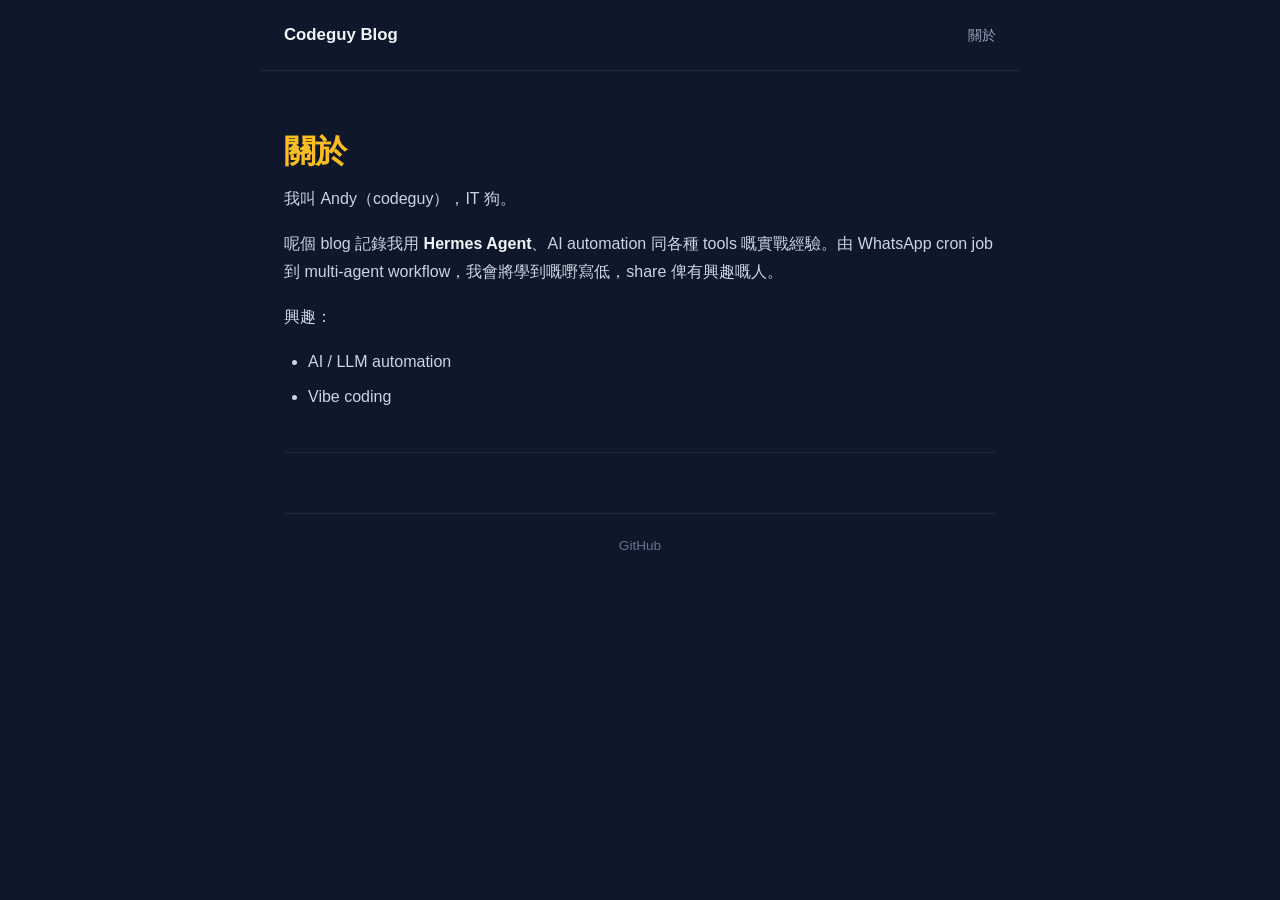
<file: about.html>
<!DOCTYPE html>
<html lang="zh-HK">
<head>
<meta charset="UTF-8">
<meta name="viewport" content="width=device-width, initial-scale=1.0">
<title>關於 — Codeguy Blog</title>
<link rel="stylesheet" href="assets/style.css">
</head>
<body>

<nav class="nav">
  <a href="/" class="nav-brand">Codeguy Blog</a>
  <div>
    <a href="/about.html">關於</a>
  </div>
</nav>

<div class="container">

  <h1>關於</h1>

  <p>我叫 Andy（codeguy），IT 狗。</p>

  <p>呢個 blog 記錄我用 <strong>Hermes Agent</strong>、AI automation 同各種 tools 嘅實戰經驗。由 WhatsApp cron job 到 multi-agent workflow，我會將學到嘅嘢寫低，share 俾有興趣嘅人。</p>

  <p>興趣：</p>
  <ul>
    <li>AI / LLM automation</li>
    <li>Vibe coding</li>
  </ul>

  <hr>

  <div class="footer">
    <a href="https://github.com/codeguy0425">GitHub</a>
  </div>

</div>

</body>
</html>
</file>
<file: assets/style.css>
/* ===================================
   Andy's Blog — Shared Dark Theme
   =================================== */

*, *::before, *::after { box-sizing: border-box; margin: 0; padding: 0; }

body {
  font-family: -apple-system, BlinkMacSystemFont, "Segoe UI", Roboto,
    "Noto Sans TC", "PingFang HK", "Microsoft JhengHei", sans-serif;
  background: #0f172a;
  color: #e2e8f0;
  line-height: 1.8;
}

.container {
  max-width: 760px;
  margin: 0 auto;
  padding: 60px 24px 100px;
}

/* ---- Nav ---- */
.nav {
  display: flex;
  justify-content: space-between;
  align-items: center;
  padding: 20px 24px;
  max-width: 760px;
  margin: 0 auto;
  border-bottom: 1px solid #1e293b;
}

.nav a {
  color: #94a3b8;
  text-decoration: none;
  font-size: 0.9rem;
  transition: color .2s;
}

.nav a:hover { color: #fbbf24; }

.nav-brand {
  font-weight: 700;
  color: #f1f5f9 !important;
  font-size: 1.05rem !important;
}

/* ---- Typography ---- */
h1 {
  font-size: 2rem;
  font-weight: 700;
  letter-spacing: -0.02em;
  line-height: 1.3;
  margin-bottom: 12px;
  background: linear-gradient(135deg, #fbbf24, #f59e0b);
  -webkit-background-clip: text;
  -webkit-text-fill-color: transparent;
  background-clip: text;
}

h2 {
  font-size: 1.4rem;
  font-weight: 600;
  margin: 40px 0 16px;
  color: #f8fafc;
  padding-left: 12px;
  border-left: 3px solid #f59e0b;
}

h3 {
  font-size: 1.1rem;
  font-weight: 600;
  margin: 28px 0 12px;
  color: #f1f5f9;
}

p { margin: 0 0 16px; color: #cbd5e1; }
strong { color: #f1f5f9; }

code {
  background: #1e293b;
  color: #fbbf24;
  padding: 2px 6px;
  border-radius: 4px;
  font-family: "JetBrains Mono", "Fira Code", Consolas, monospace;
  font-size: 0.85em;
}

pre {
  background: #0c1929;
  border: 1px solid #1e293b;
  border-radius: 8px;
  padding: 20px;
  overflow-x: auto;
  margin: 20px 0;
  font-size: 0.85rem;
  line-height: 1.6;
}

pre code {
  background: none;
  padding: 0;
  color: #e2e8f0;
}

hr {
  border: none;
  border-top: 1px solid #1e293b;
  margin: 40px 0;
}

blockquote {
  background: #1e293b;
  border-left: 3px solid #f59e0b;
  padding: 16px 20px;
  margin: 20px 0;
  border-radius: 0 8px 8px 0;
  color: #94a3b8;
  font-size: 0.95rem;
}

ul, ol { margin: 0 0 16px 24px; color: #cbd5e1; }
li { margin-bottom: 6px; }

/* ---- Meta / tags ---- */
.meta {
  color: #64748b;
  font-size: 0.875rem;
  margin-bottom: 40px;
  padding-bottom: 20px;
  border-bottom: 1px solid #1e293b;
}

.tag {
  display: inline-block;
  background: #1e293b;
  color: #94a3b8;
  padding: 2px 10px;
  border-radius: 4px;
  font-size: 0.75rem;
  margin-right: 4px;
}

/* ---- Post listing (index) ---- */
.post-list { list-style: none; margin: 0; }

.post-item {
  padding: 24px 0;
  border-bottom: 1px solid #1e293b;
}

.post-item:last-child { border-bottom: none; }

.post-item a {
  color: #f1f5f9;
  text-decoration: none;
  font-size: 1.15rem;
  font-weight: 600;
  transition: color .2s;
}

.post-item a:hover { color: #fbbf24; }

.post-item .excerpt {
  color: #64748b;
  font-size: 0.9rem;
  margin-top: 6px;
}

.post-item .date {
  color: #475569;
  font-size: 0.8rem;
}

/* ---- Footer ---- */
.footer {
  margin-top: 60px;
  padding-top: 20px;
  border-top: 1px solid #1e293b;
  text-align: center;
  color: #475569;
  font-size: 0.85rem;
}

.footer a { color: #64748b; text-decoration: none; }
.footer a:hover { color: #fbbf24; }

/* ---- Responsive ---- */
@media (max-width: 600px) {
  .container { padding: 32px 16px 60px; }
  h1 { font-size: 1.5rem; }
  h2 { font-size: 1.15rem; }
}
</file>
